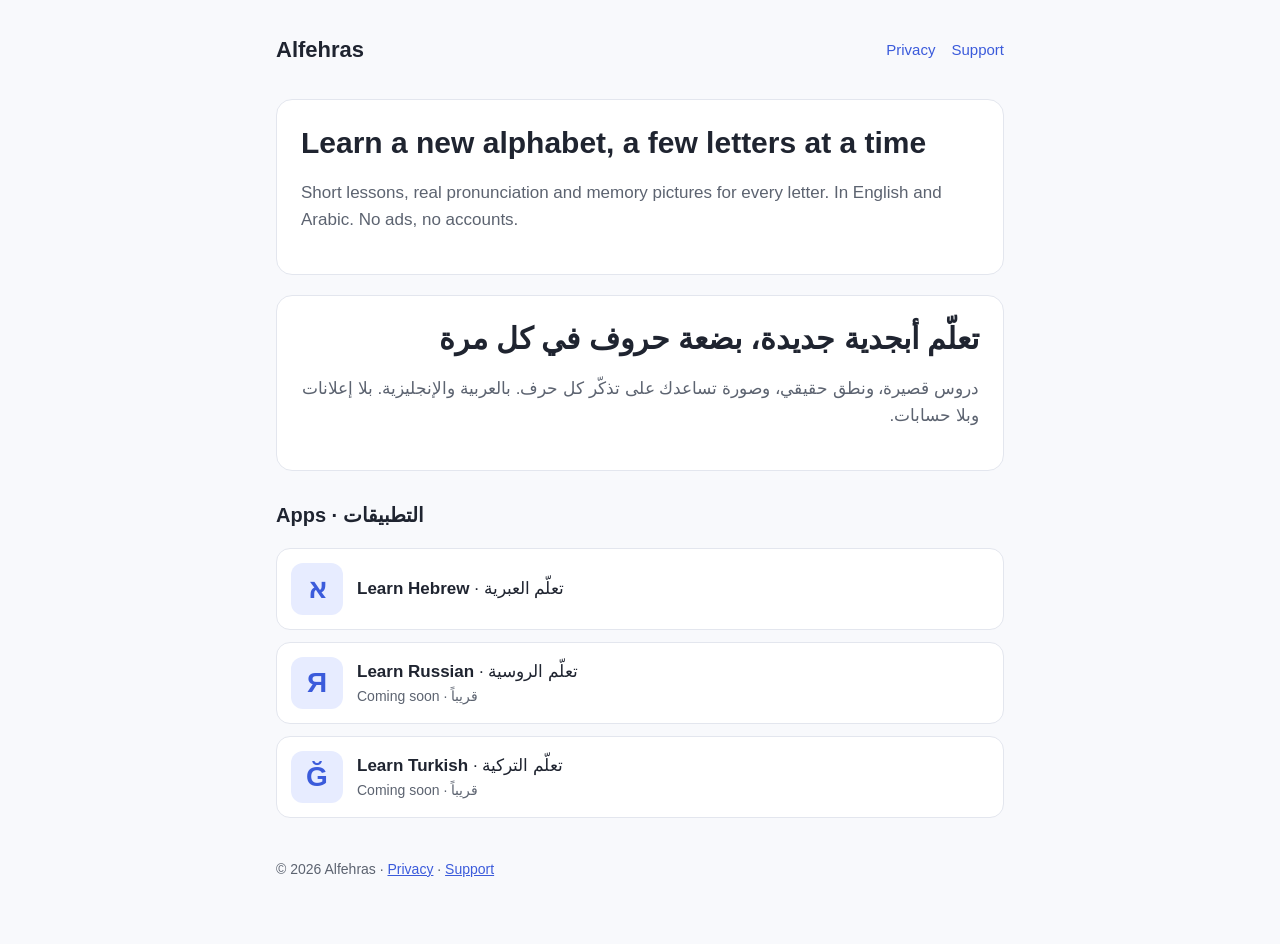
<file: index.html>
<!doctype html>
<html lang="en">
<head>
<meta charset="utf-8">
<meta name="viewport" content="width=device-width, initial-scale=1">
<title>Alfehras</title>
<meta name="description" content="Alfehras: short, friendly apps for learning new alphabets.">
<link rel="stylesheet" href="/style.css">
</head>
<body>
<main>
<header><a class="brand" href="/">Alfehras</a><nav><a href="/privacy/">Privacy</a><a href="/support/">Support</a></nav></header>

<section class="lang" lang="en">
<h1>Learn a new alphabet, a few letters at a time</h1>
<p class="muted">Short lessons, real pronunciation and memory pictures for every letter. In English and Arabic. No ads, no accounts.</p>
</section>

<section class="lang" lang="ar" dir="rtl">
<h1>تعلّم أبجدية جديدة، بضعة حروف في كل مرة</h1>
<p class="muted">دروس قصيرة، ونطق حقيقي، وصورة تساعدك على تذكّر كل حرف. بالعربية والإنجليزية. بلا إعلانات وبلا حسابات.</p>
</section>

<h2>Apps · التطبيقات</h2>
<ul class="apps">
<li><span class="glyph" lang="he">א</span><div><strong>Learn Hebrew</strong> · <span lang="ar">تعلّم العبرية</span></div></li>
<li><span class="glyph" lang="ru">Я</span><div><strong>Learn Russian</strong> · <span lang="ar">تعلّم الروسية</span><div class="soon">Coming soon · قريباً</div></div></li>
<li><span class="glyph" lang="tr">Ğ</span><div><strong>Learn Turkish</strong> · <span lang="ar">تعلّم التركية</span><div class="soon">Coming soon · قريباً</div></div></li>
</ul>

<footer>© 2026 Alfehras · <a href="/privacy/">Privacy</a> · <a href="/support/">Support</a></footer>
</main>
</body>
</html>
</file>
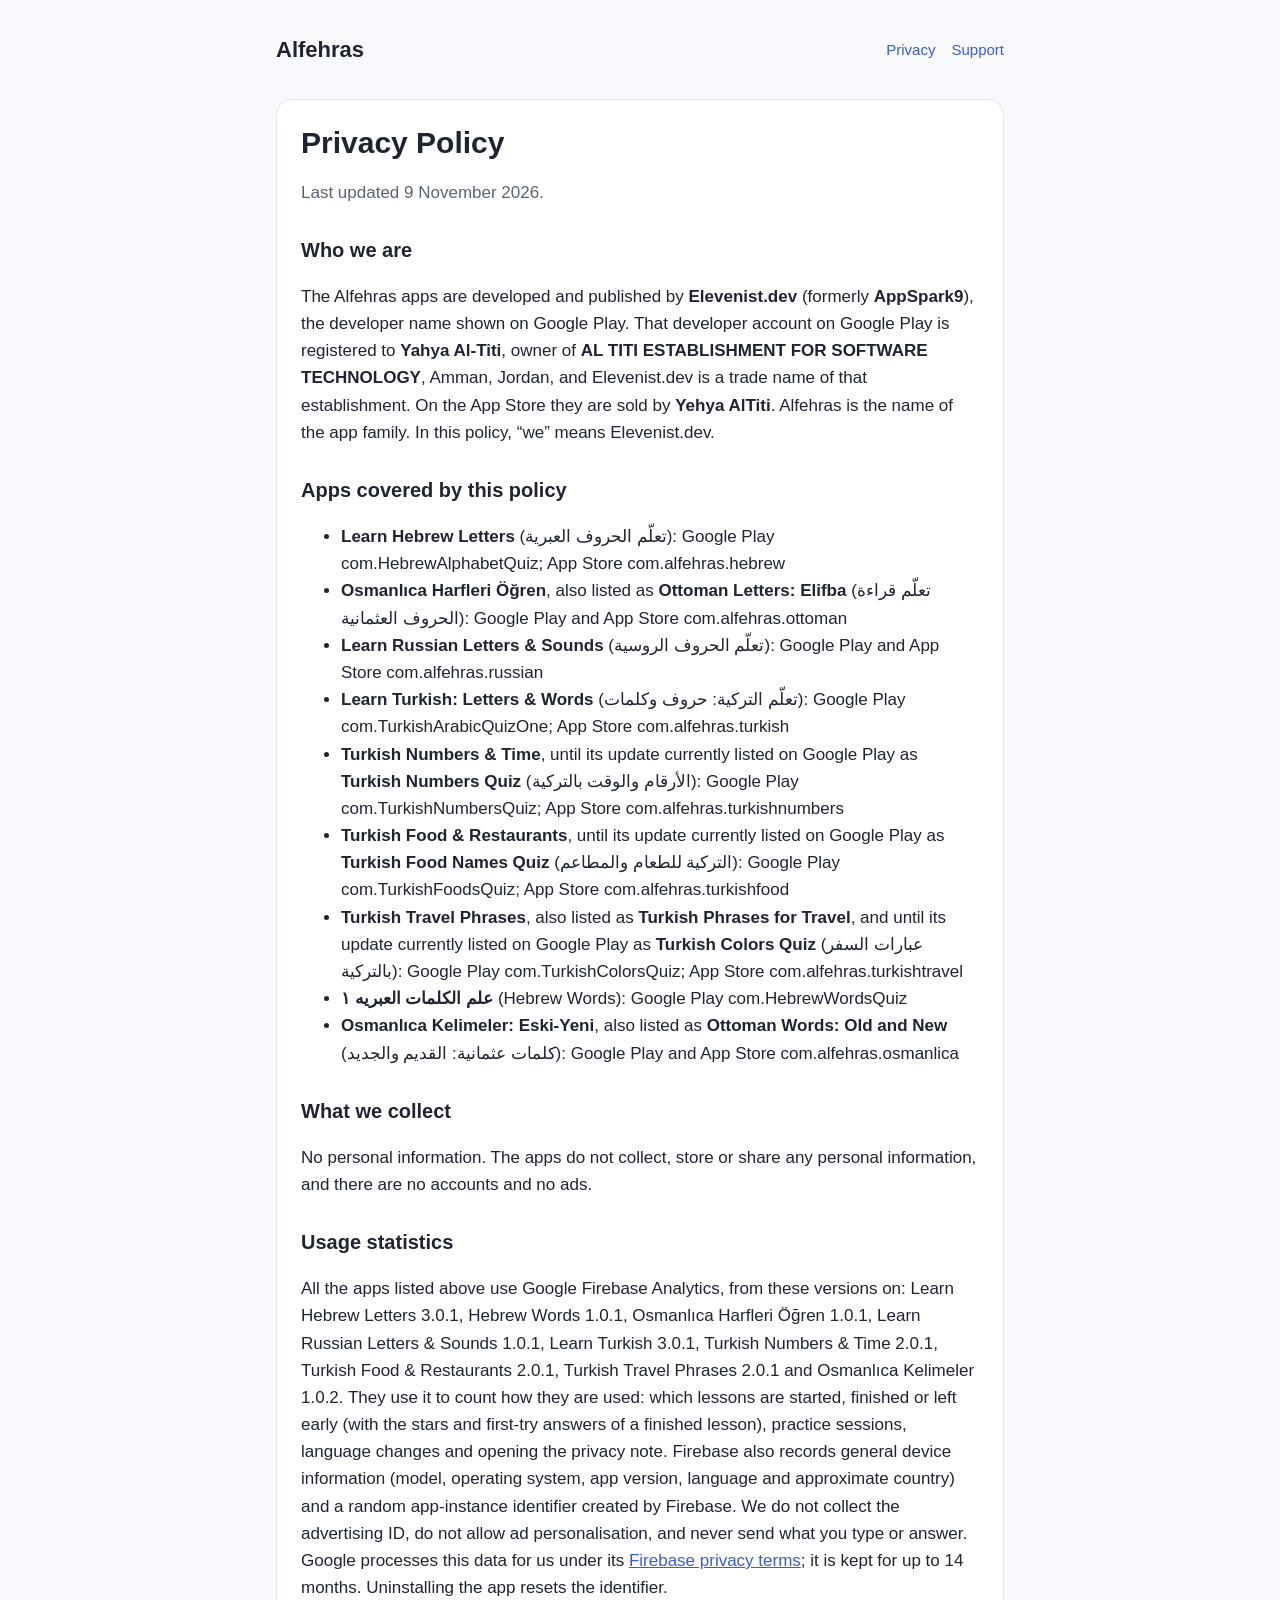
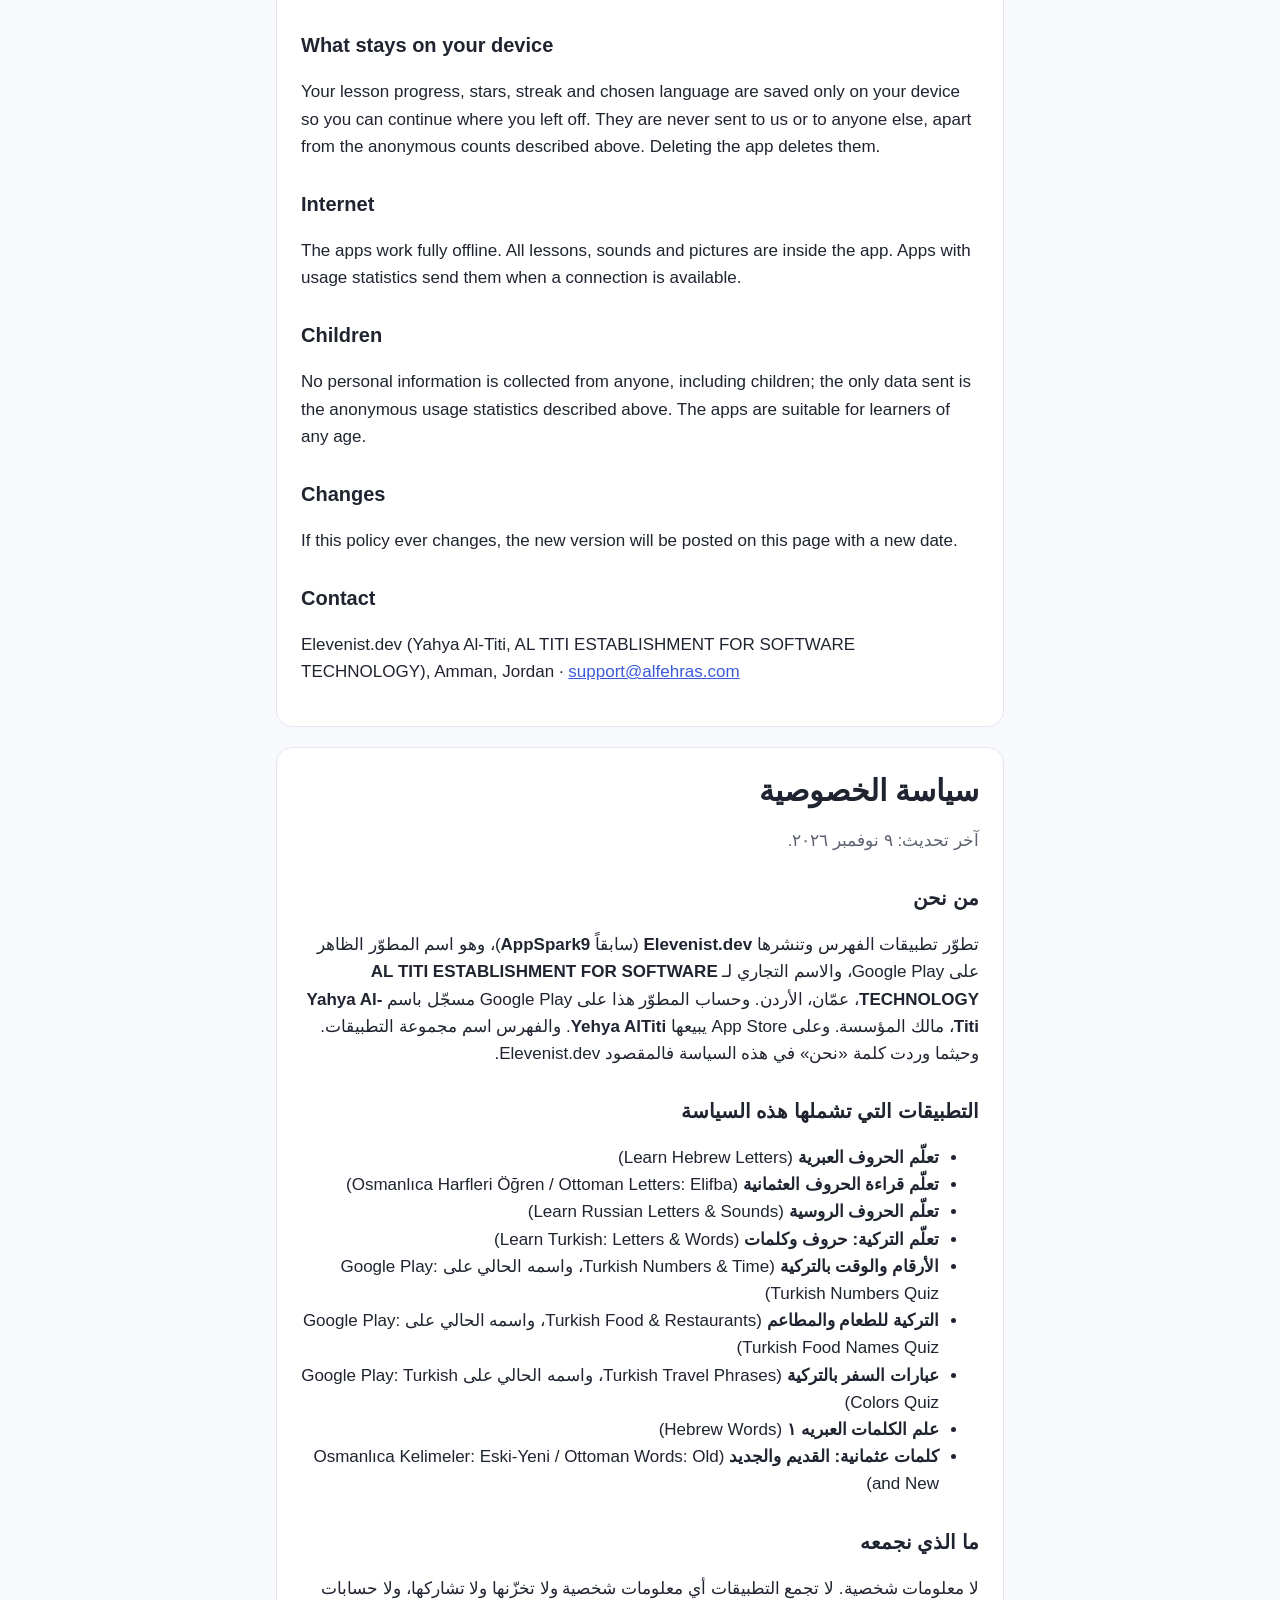
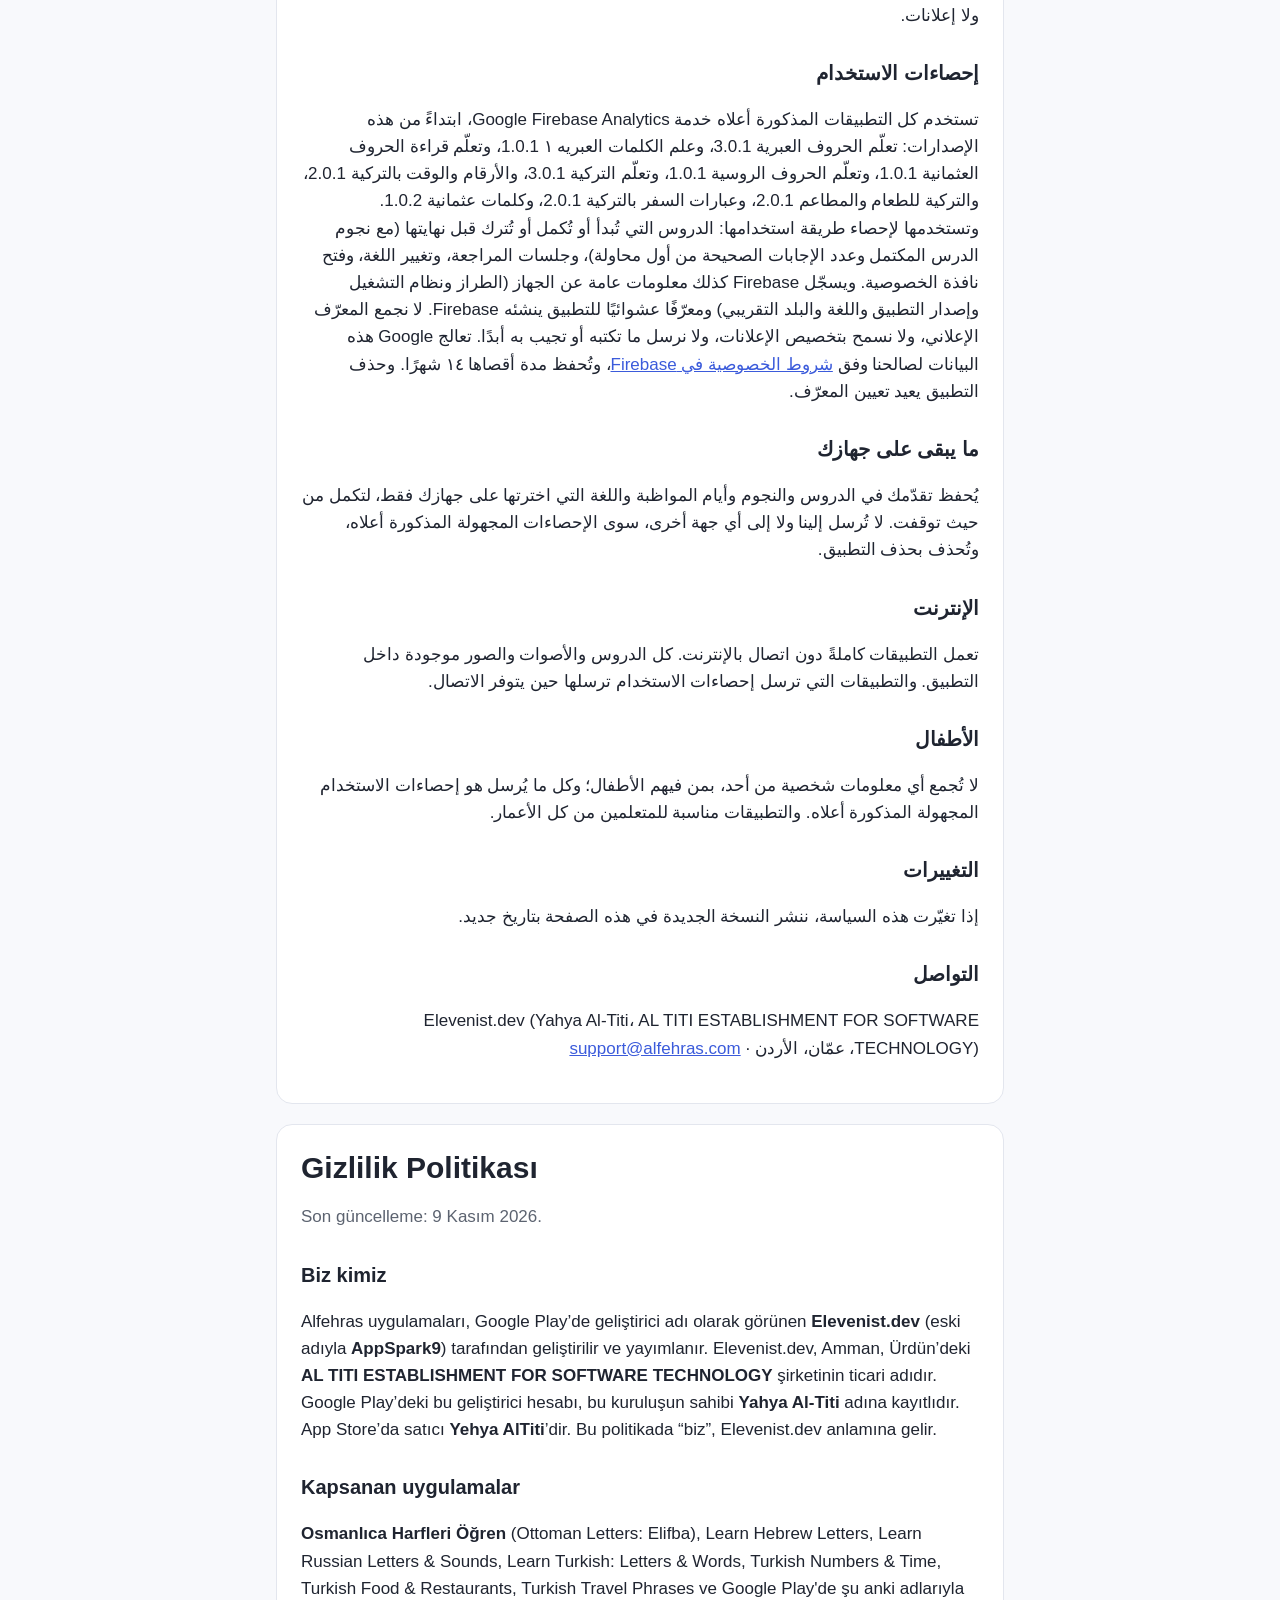
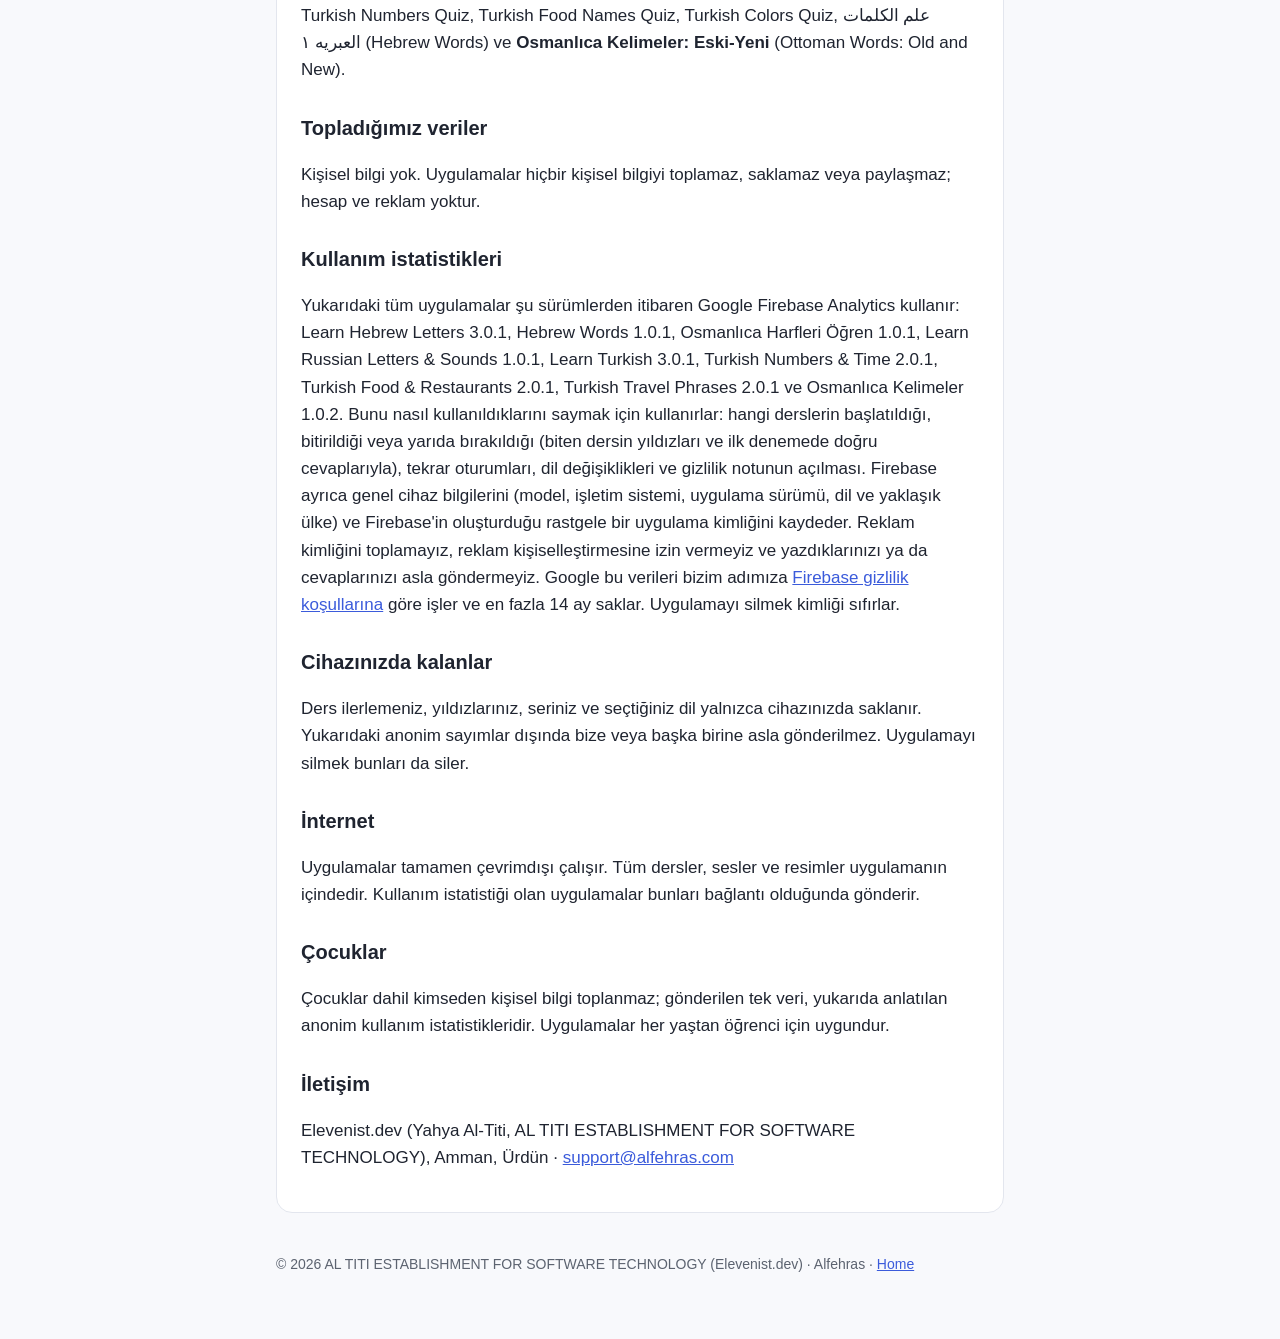
<file: privacy/index.html>
<!doctype html>
<html lang="en">
<head>
<meta charset="utf-8">
<meta name="viewport" content="width=device-width, initial-scale=1">
<title>Privacy Policy</title>
<meta name="description" content="Privacy policy for the Alfehras learning apps by Elevenist.dev (formerly AppSpark9): Learn Hebrew Letters, Osmanlıca Harfleri Öğren (Ottoman Letters: Elifba), Learn Russian Letters & Sounds, Learn Turkish: Letters & Words, Turkish Numbers & Time, Turkish Food & Restaurants, Turkish Travel Phrases, Turkish Numbers Quiz, Turkish Food Names Quiz, Turkish Colors Quiz, Hebrew Words, Osmanlıca Kelimeler: Eski-Yeni (Ottoman Words: Old and New).">
<link rel="stylesheet" href="/style.css">
</head>
<body>
<main>
<header><a class="brand" href="/">Alfehras</a><nav><a href="/privacy/">Privacy</a><a href="/support/">Support</a></nav></header>

<section class="lang" lang="en">
<h1>Privacy Policy</h1>
<p class="muted">Last updated 9 November 2026.</p>
<h2>Who we are</h2>
<p>The Alfehras apps are developed and published by <strong>Elevenist.dev</strong> (formerly <strong>AppSpark9</strong>), the developer name shown on Google Play. That developer account on Google Play is registered to <strong>Yahya Al-Titi</strong>, owner of <strong>AL TITI ESTABLISHMENT FOR SOFTWARE TECHNOLOGY</strong>, Amman, Jordan, and Elevenist.dev is a trade name of that establishment. On the App Store they are sold by <strong>Yehya AlTiti</strong>. Alfehras is the name of the app family. In this policy, “we” means Elevenist.dev.</p>
<h2>Apps covered by this policy</h2>
<ul>
<li><strong>Learn Hebrew Letters</strong> (<span lang="ar" dir="rtl">تعلّم الحروف العبرية</span>): Google Play com.HebrewAlphabetQuiz; App Store com.alfehras.hebrew</li>
<li><strong>Osmanlıca Harfleri Öğren</strong>, also listed as <strong>Ottoman Letters: Elifba</strong> (<span lang="ar" dir="rtl">تعلّم قراءة الحروف العثمانية</span>): Google Play and App Store com.alfehras.ottoman</li>
<li><strong>Learn Russian Letters &amp; Sounds</strong> (<span lang="ar" dir="rtl">تعلّم الحروف الروسية</span>): Google Play and App Store com.alfehras.russian</li>
<li><strong>Learn Turkish: Letters &amp; Words</strong> (<span lang="ar" dir="rtl">تعلّم التركية: حروف وكلمات</span>): Google Play com.TurkishArabicQuizOne; App Store com.alfehras.turkish</li>
<li><strong>Turkish Numbers &amp; Time</strong>, until its update currently listed on Google Play as <strong>Turkish Numbers Quiz</strong> (<span lang="ar" dir="rtl">الأرقام والوقت بالتركية</span>): Google Play com.TurkishNumbersQuiz; App Store com.alfehras.turkishnumbers</li>
<li><strong>Turkish Food &amp; Restaurants</strong>, until its update currently listed on Google Play as <strong>Turkish Food Names Quiz</strong> (<span lang="ar" dir="rtl">التركية للطعام والمطاعم</span>): Google Play com.TurkishFoodsQuiz; App Store com.alfehras.turkishfood</li>
<li><strong>Turkish Travel Phrases</strong>, also listed as <strong>Turkish Phrases for Travel</strong>, and until its update currently listed on Google Play as <strong>Turkish Colors Quiz</strong> (<span lang="ar" dir="rtl">عبارات السفر بالتركية</span>): Google Play com.TurkishColorsQuiz; App Store com.alfehras.turkishtravel</li>
<li><strong><span lang="ar" dir="rtl">علم الكلمات العبريه ١</span></strong> (Hebrew Words): Google Play com.HebrewWordsQuiz</li>
<li><strong>Osmanlıca Kelimeler: Eski-Yeni</strong>, also listed as <strong>Ottoman Words: Old and New</strong> (<span lang="ar" dir="rtl">كلمات عثمانية: القديم والجديد</span>): Google Play and App Store com.alfehras.osmanlica</li>
</ul>
<h2>What we collect</h2>
<p>No personal information. The apps do not collect, store or share any personal information, and there are no accounts and no ads.</p>
<h2>Usage statistics</h2>
<p>All the apps listed above use Google Firebase Analytics, from these versions on: Learn Hebrew Letters 3.0.1, Hebrew Words 1.0.1, Osmanlıca Harfleri Öğren 1.0.1, Learn Russian Letters &amp; Sounds 1.0.1, Learn Turkish 3.0.1, Turkish Numbers &amp; Time 2.0.1, Turkish Food &amp; Restaurants 2.0.1, Turkish Travel Phrases 2.0.1 and Osmanlıca Kelimeler 1.0.2. They use it to count how they are used: which lessons are started, finished or left early (with the stars and first-try answers of a finished lesson), practice sessions, language changes and opening the privacy note. Firebase also records general device information (model, operating system, app version, language and approximate country) and a random app-instance identifier created by Firebase. We do not collect the advertising ID, do not allow ad personalisation, and never send what you type or answer. Google processes this data for us under its <a href="https://firebase.google.com/support/privacy">Firebase privacy terms</a>; it is kept for up to 14 months. Uninstalling the app resets the identifier.</p>
<h2>What stays on your device</h2>
<p>Your lesson progress, stars, streak and chosen language are saved only on your device so you can continue where you left off. They are never sent to us or to anyone else, apart from the anonymous counts described above. Deleting the app deletes them.</p>
<h2>Internet</h2>
<p>The apps work fully offline. All lessons, sounds and pictures are inside the app. Apps with usage statistics send them when a connection is available.</p>
<h2>Children</h2>
<p>No personal information is collected from anyone, including children; the only data sent is the anonymous usage statistics described above. The apps are suitable for learners of any age.</p>
<h2>Changes</h2>
<p>If this policy ever changes, the new version will be posted on this page with a new date.</p>
<h2>Contact</h2>
<p>Elevenist.dev (Yahya Al-Titi, AL TITI ESTABLISHMENT FOR SOFTWARE TECHNOLOGY), Amman, Jordan · <a href="mailto:support@alfehras.com">support@alfehras.com</a></p>
</section>

<section class="lang" lang="ar" dir="rtl">
<h1>سياسة الخصوصية</h1>
<p class="muted">آخر تحديث: ٩ نوفمبر ٢٠٢٦.</p>
<h2>من نحن</h2>
<p>تطوّر تطبيقات الفهرس وتنشرها <strong>Elevenist.dev</strong> (سابقاً <strong>AppSpark9</strong>)، وهو اسم المطوّر الظاهر على Google Play، والاسم التجاري لـ <strong>AL TITI ESTABLISHMENT FOR SOFTWARE TECHNOLOGY</strong>، عمّان، الأردن. وحساب المطوّر هذا على Google Play مسجّل باسم <strong>Yahya Al-Titi</strong>، مالك المؤسسة. وعلى App Store يبيعها <strong>Yehya AlTiti</strong>. والفهرس اسم مجموعة التطبيقات. وحيثما وردت كلمة «نحن» في هذه السياسة فالمقصود Elevenist.dev.</p>
<h2>التطبيقات التي تشملها هذه السياسة</h2>
<ul>
<li><strong>تعلّم الحروف العبرية</strong> (Learn Hebrew Letters)</li>
<li><strong>تعلّم قراءة الحروف العثمانية</strong> (Osmanlıca Harfleri Öğren / Ottoman Letters: Elifba)</li>
<li><strong>تعلّم الحروف الروسية</strong> (Learn Russian Letters &amp; Sounds)</li>
<li><strong>تعلّم التركية: حروف وكلمات</strong> (Learn Turkish: Letters &amp; Words)</li>
<li><strong>الأرقام والوقت بالتركية</strong> (Turkish Numbers &amp; Time، واسمه الحالي على Google Play: Turkish Numbers Quiz)</li>
<li><strong>التركية للطعام والمطاعم</strong> (Turkish Food &amp; Restaurants، واسمه الحالي على Google Play: Turkish Food Names Quiz)</li>
<li><strong>عبارات السفر بالتركية</strong> (Turkish Travel Phrases، واسمه الحالي على Google Play: Turkish Colors Quiz)</li>
<li><strong>علم الكلمات العبريه ١</strong> (Hebrew Words)</li>
<li><strong>كلمات عثمانية: القديم والجديد</strong> (Osmanlıca Kelimeler: Eski-Yeni / Ottoman Words: Old and New)</li>
</ul>
<h2>ما الذي نجمعه</h2>
<p>لا معلومات شخصية. لا تجمع التطبيقات أي معلومات شخصية ولا تخزّنها ولا تشاركها، ولا حسابات ولا إعلانات.</p>
<h2>إحصاءات الاستخدام</h2>
<p>تستخدم كل التطبيقات المذكورة أعلاه خدمة Google Firebase Analytics، ابتداءً من هذه الإصدارات: تعلّم الحروف العبرية 3.0.1، وعلم الكلمات العبريه ١ 1.0.1، وتعلّم قراءة الحروف العثمانية 1.0.1، وتعلّم الحروف الروسية 1.0.1، وتعلّم التركية 3.0.1، والأرقام والوقت بالتركية 2.0.1، والتركية للطعام والمطاعم 2.0.1، وعبارات السفر بالتركية 2.0.1، وكلمات عثمانية 1.0.2. وتستخدمها لإحصاء طريقة استخدامها: الدروس التي تُبدأ أو تُكمل أو تُترك قبل نهايتها (مع نجوم الدرس المكتمل وعدد الإجابات الصحيحة من أول محاولة)، وجلسات المراجعة، وتغيير اللغة، وفتح نافذة الخصوصية. ويسجّل Firebase كذلك معلومات عامة عن الجهاز (الطراز ونظام التشغيل وإصدار التطبيق واللغة والبلد التقريبي) ومعرّفًا عشوائيًا للتطبيق ينشئه Firebase. لا نجمع المعرّف الإعلاني، ولا نسمح بتخصيص الإعلانات، ولا نرسل ما تكتبه أو تجيب به أبدًا. تعالج Google هذه البيانات لصالحنا وفق <a href="https://firebase.google.com/support/privacy">شروط الخصوصية في Firebase</a>، وتُحفظ مدة أقصاها ١٤ شهرًا. وحذف التطبيق يعيد تعيين المعرّف.</p>
<h2>ما يبقى على جهازك</h2>
<p>يُحفظ تقدّمك في الدروس والنجوم وأيام المواظبة واللغة التي اخترتها على جهازك فقط، لتكمل من حيث توقفت. لا تُرسل إلينا ولا إلى أي جهة أخرى، سوى الإحصاءات المجهولة المذكورة أعلاه، وتُحذف بحذف التطبيق.</p>
<h2>الإنترنت</h2>
<p>تعمل التطبيقات كاملةً دون اتصال بالإنترنت. كل الدروس والأصوات والصور موجودة داخل التطبيق. والتطبيقات التي ترسل إحصاءات الاستخدام ترسلها حين يتوفر الاتصال.</p>
<h2>الأطفال</h2>
<p>لا تُجمع أي معلومات شخصية من أحد، بمن فيهم الأطفال؛ وكل ما يُرسل هو إحصاءات الاستخدام المجهولة المذكورة أعلاه. والتطبيقات مناسبة للمتعلمين من كل الأعمار.</p>
<h2>التغييرات</h2>
<p>إذا تغيّرت هذه السياسة، ننشر النسخة الجديدة في هذه الصفحة بتاريخ جديد.</p>
<h2>التواصل</h2>
<p>Elevenist.dev (Yahya Al-Titi، AL TITI ESTABLISHMENT FOR SOFTWARE TECHNOLOGY)، عمّان، الأردن · <a href="mailto:support@alfehras.com">support@alfehras.com</a></p>
</section>

<section class="lang" lang="tr">
<h1>Gizlilik Politikası</h1>
<p class="muted">Son güncelleme: 9 Kasım 2026.</p>
<h2>Biz kimiz</h2>
<p>Alfehras uygulamaları, Google Play’de geliştirici adı olarak görünen <strong>Elevenist.dev</strong> (eski adıyla <strong>AppSpark9</strong>) tarafından geliştirilir ve yayımlanır. Elevenist.dev, Amman, Ürdün’deki <strong>AL TITI ESTABLISHMENT FOR SOFTWARE TECHNOLOGY</strong> şirketinin ticari adıdır. Google Play’deki bu geliştirici hesabı, bu kuruluşun sahibi <strong>Yahya Al-Titi</strong> adına kayıtlıdır. App Store’da satıcı <strong>Yehya AlTiti</strong>’dir. Bu politikada “biz”, Elevenist.dev anlamına gelir.</p>
<h2>Kapsanan uygulamalar</h2>
<p><strong>Osmanlıca Harfleri Öğren</strong> (Ottoman Letters: Elifba), Learn Hebrew Letters, Learn Russian Letters &amp; Sounds, Learn Turkish: Letters &amp; Words, Turkish Numbers &amp; Time, Turkish Food &amp; Restaurants, Turkish Travel Phrases ve Google Play'de şu anki adlarıyla Turkish Numbers Quiz, Turkish Food Names Quiz, Turkish Colors Quiz, علم الكلمات العبريه ١ (Hebrew Words) ve <strong>Osmanlıca Kelimeler: Eski-Yeni</strong> (Ottoman Words: Old and New).</p>
<h2>Topladığımız veriler</h2>
<p>Kişisel bilgi yok. Uygulamalar hiçbir kişisel bilgiyi toplamaz, saklamaz veya paylaşmaz; hesap ve reklam yoktur.</p>
<h2>Kullanım istatistikleri</h2>
<p>Yukarıdaki tüm uygulamalar şu sürümlerden itibaren Google Firebase Analytics kullanır: Learn Hebrew Letters 3.0.1, Hebrew Words 1.0.1, Osmanlıca Harfleri Öğren 1.0.1, Learn Russian Letters &amp; Sounds 1.0.1, Learn Turkish 3.0.1, Turkish Numbers &amp; Time 2.0.1, Turkish Food &amp; Restaurants 2.0.1, Turkish Travel Phrases 2.0.1 ve Osmanlıca Kelimeler 1.0.2. Bunu nasıl kullanıldıklarını saymak için kullanırlar: hangi derslerin başlatıldığı, bitirildiği veya yarıda bırakıldığı (biten dersin yıldızları ve ilk denemede doğru cevaplarıyla), tekrar oturumları, dil değişiklikleri ve gizlilik notunun açılması. Firebase ayrıca genel cihaz bilgilerini (model, işletim sistemi, uygulama sürümü, dil ve yaklaşık ülke) ve Firebase'in oluşturduğu rastgele bir uygulama kimliğini kaydeder. Reklam kimliğini toplamayız, reklam kişiselleştirmesine izin vermeyiz ve yazdıklarınızı ya da cevaplarınızı asla göndermeyiz. Google bu verileri bizim adımıza <a href="https://firebase.google.com/support/privacy">Firebase gizlilik koşullarına</a> göre işler ve en fazla 14 ay saklar. Uygulamayı silmek kimliği sıfırlar.</p>
<h2>Cihazınızda kalanlar</h2>
<p>Ders ilerlemeniz, yıldızlarınız, seriniz ve seçtiğiniz dil yalnızca cihazınızda saklanır. Yukarıdaki anonim sayımlar dışında bize veya başka birine asla gönderilmez. Uygulamayı silmek bunları da siler.</p>
<h2>İnternet</h2>
<p>Uygulamalar tamamen çevrimdışı çalışır. Tüm dersler, sesler ve resimler uygulamanın içindedir. Kullanım istatistiği olan uygulamalar bunları bağlantı olduğunda gönderir.</p>
<h2>Çocuklar</h2>
<p>Çocuklar dahil kimseden kişisel bilgi toplanmaz; gönderilen tek veri, yukarıda anlatılan anonim kullanım istatistikleridir. Uygulamalar her yaştan öğrenci için uygundur.</p>
<h2>İletişim</h2>
<p>Elevenist.dev (Yahya Al-Titi, AL TITI ESTABLISHMENT FOR SOFTWARE TECHNOLOGY), Amman, Ürdün · <a href="mailto:support@alfehras.com">support@alfehras.com</a></p>
</section>

<footer>© 2026 AL TITI ESTABLISHMENT FOR SOFTWARE TECHNOLOGY (Elevenist.dev) · Alfehras · <a href="/">Home</a></footer>
</main>
</body>
</html>
</file>
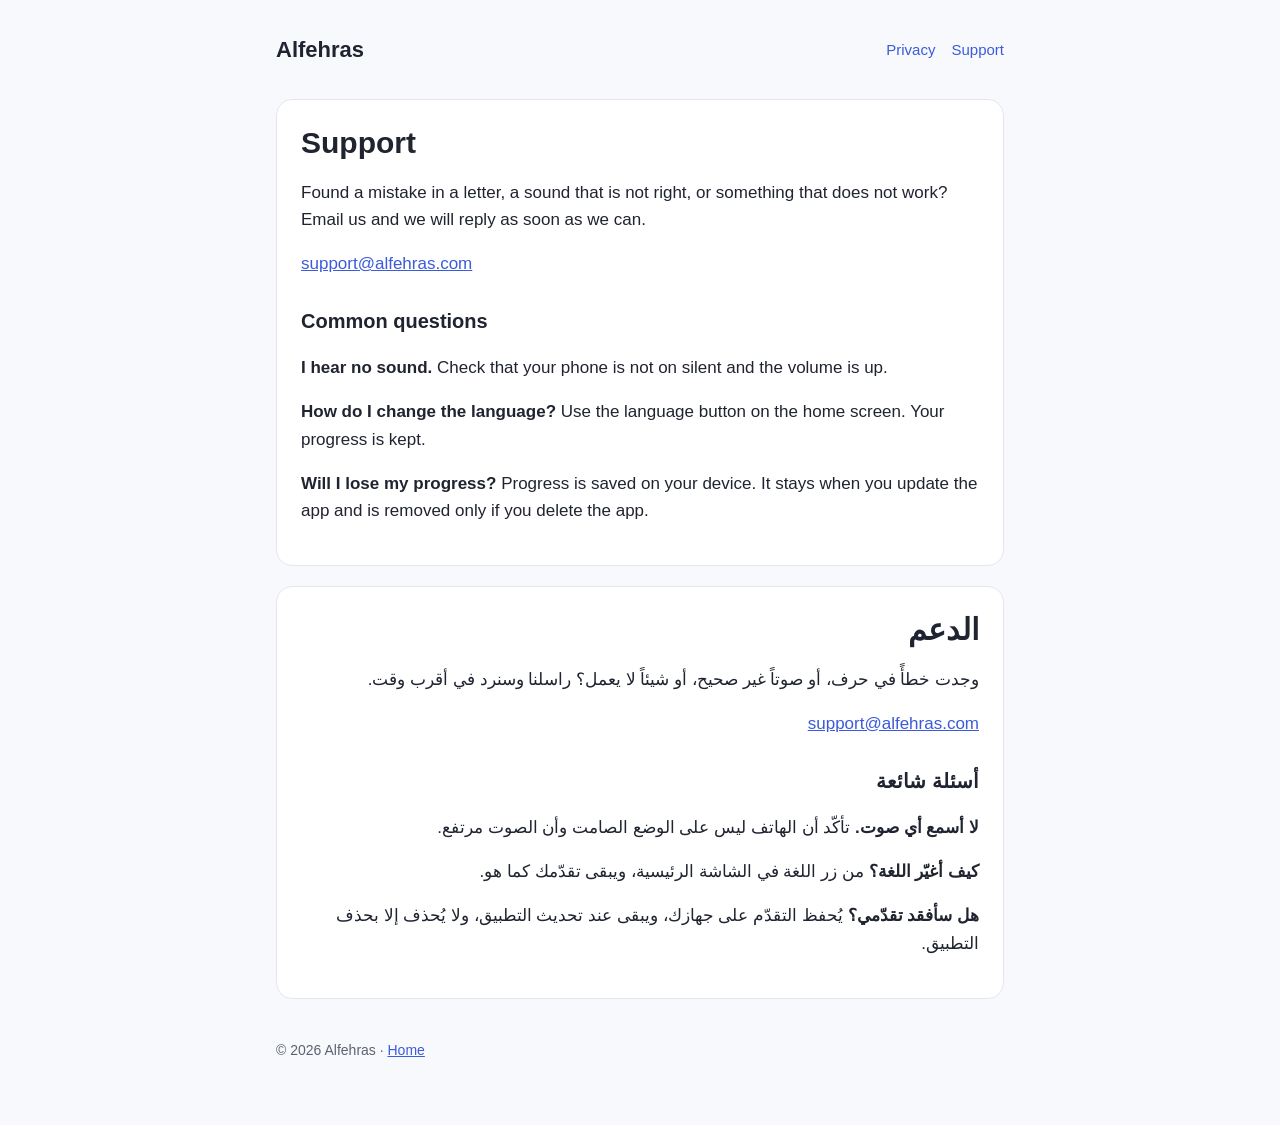
<file: support/index.html>
<!doctype html>
<html lang="en">
<head>
<meta charset="utf-8">
<meta name="viewport" content="width=device-width, initial-scale=1">
<title>Support</title>
<meta name="description" content="Help and contact for the Alfehras learning apps.">
<link rel="stylesheet" href="/style.css">
</head>
<body>
<main>
<header><a class="brand" href="/">Alfehras</a><nav><a href="/privacy/">Privacy</a><a href="/support/">Support</a></nav></header>

<section class="lang" lang="en">
<h1>Support</h1>
<p>Found a mistake in a letter, a sound that is not right, or something that does not work? Email us and we will reply as soon as we can.</p>
<p><a href="mailto:support@alfehras.com">support@alfehras.com</a></p>
<h2>Common questions</h2>
<p><strong>I hear no sound.</strong> Check that your phone is not on silent and the volume is up.</p>
<p><strong>How do I change the language?</strong> Use the language button on the home screen. Your progress is kept.</p>
<p><strong>Will I lose my progress?</strong> Progress is saved on your device. It stays when you update the app and is removed only if you delete the app.</p>
</section>

<section class="lang" lang="ar" dir="rtl">
<h1>الدعم</h1>
<p>وجدت خطأً في حرف، أو صوتاً غير صحيح، أو شيئاً لا يعمل؟ راسلنا وسنرد في أقرب وقت.</p>
<p><a href="mailto:support@alfehras.com">support@alfehras.com</a></p>
<h2>أسئلة شائعة</h2>
<p><strong>لا أسمع أي صوت.</strong> تأكّد أن الهاتف ليس على الوضع الصامت وأن الصوت مرتفع.</p>
<p><strong>كيف أغيّر اللغة؟</strong> من زر اللغة في الشاشة الرئيسية، ويبقى تقدّمك كما هو.</p>
<p><strong>هل سأفقد تقدّمي؟</strong> يُحفظ التقدّم على جهازك، ويبقى عند تحديث التطبيق، ولا يُحذف إلا بحذف التطبيق.</p>
</section>

<footer>© 2026 Alfehras · <a href="/">Home</a></footer>
</main>
</body>
</html>
</file>
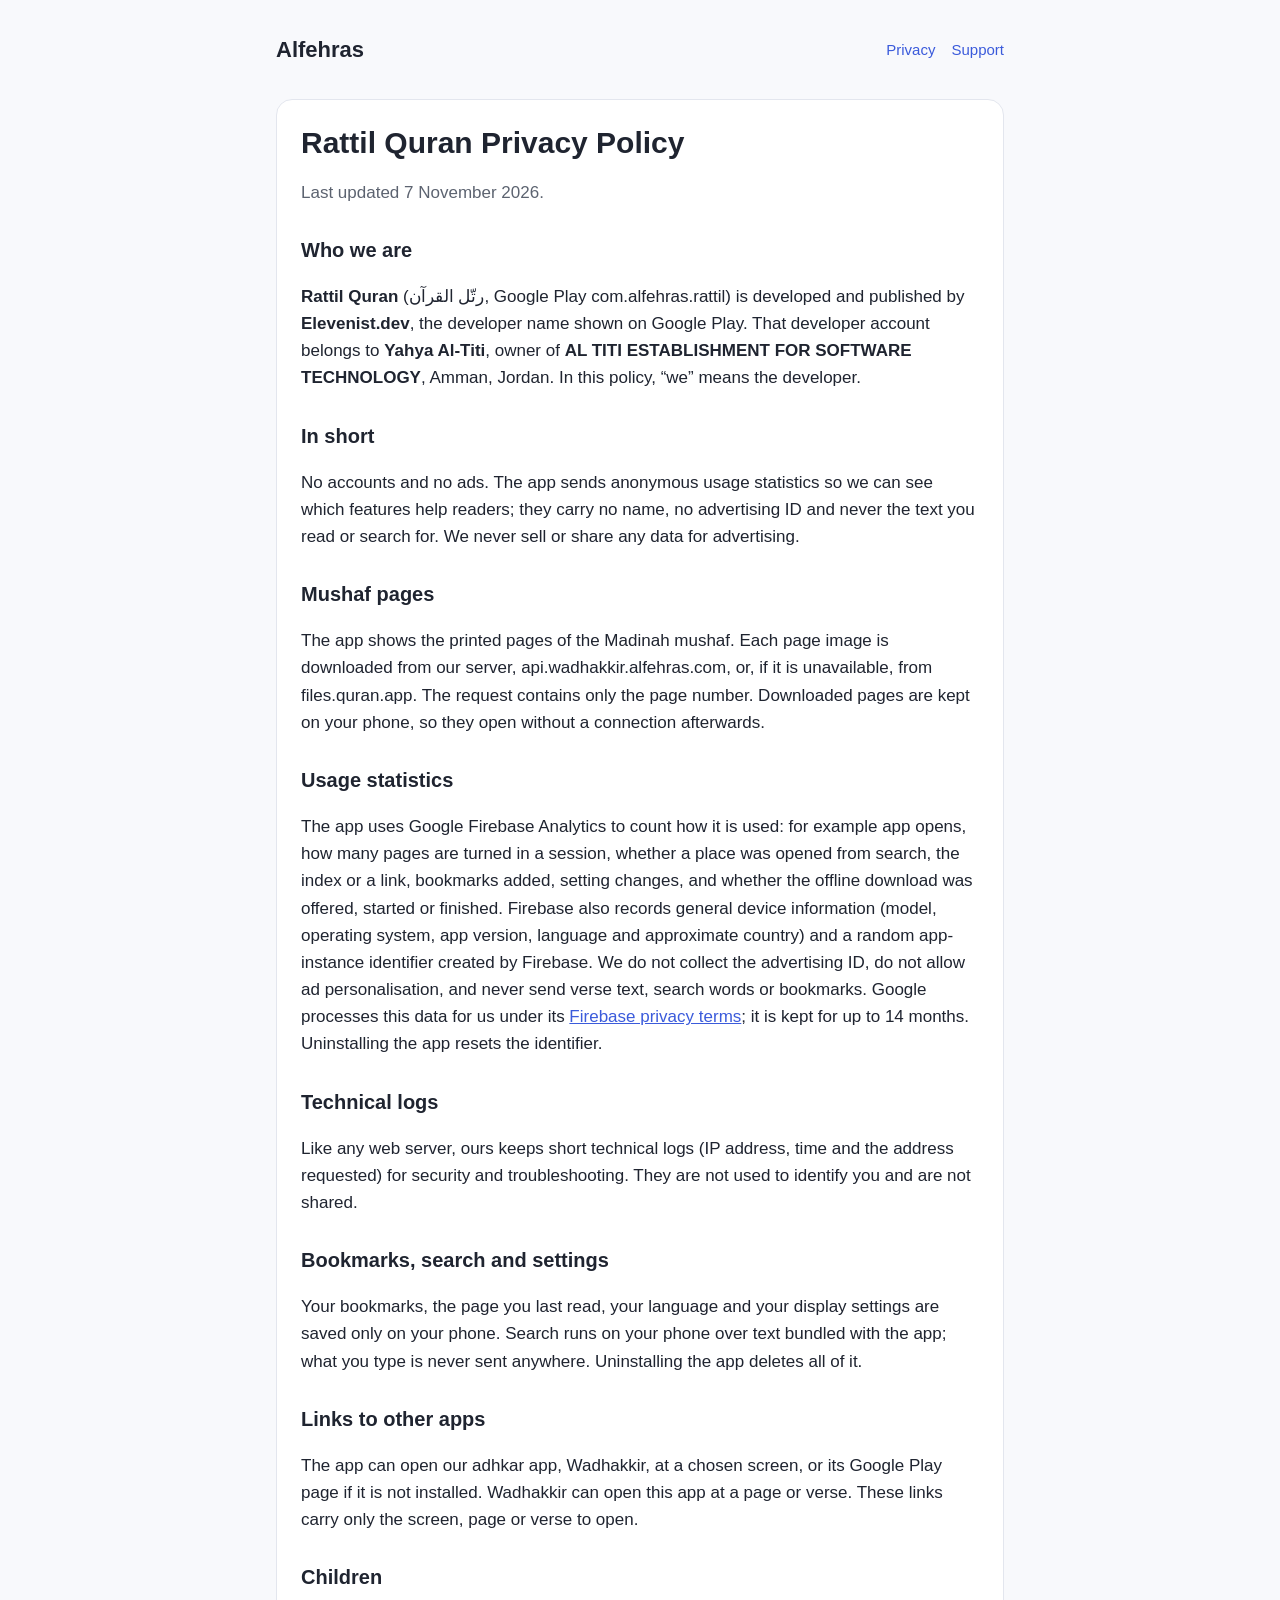
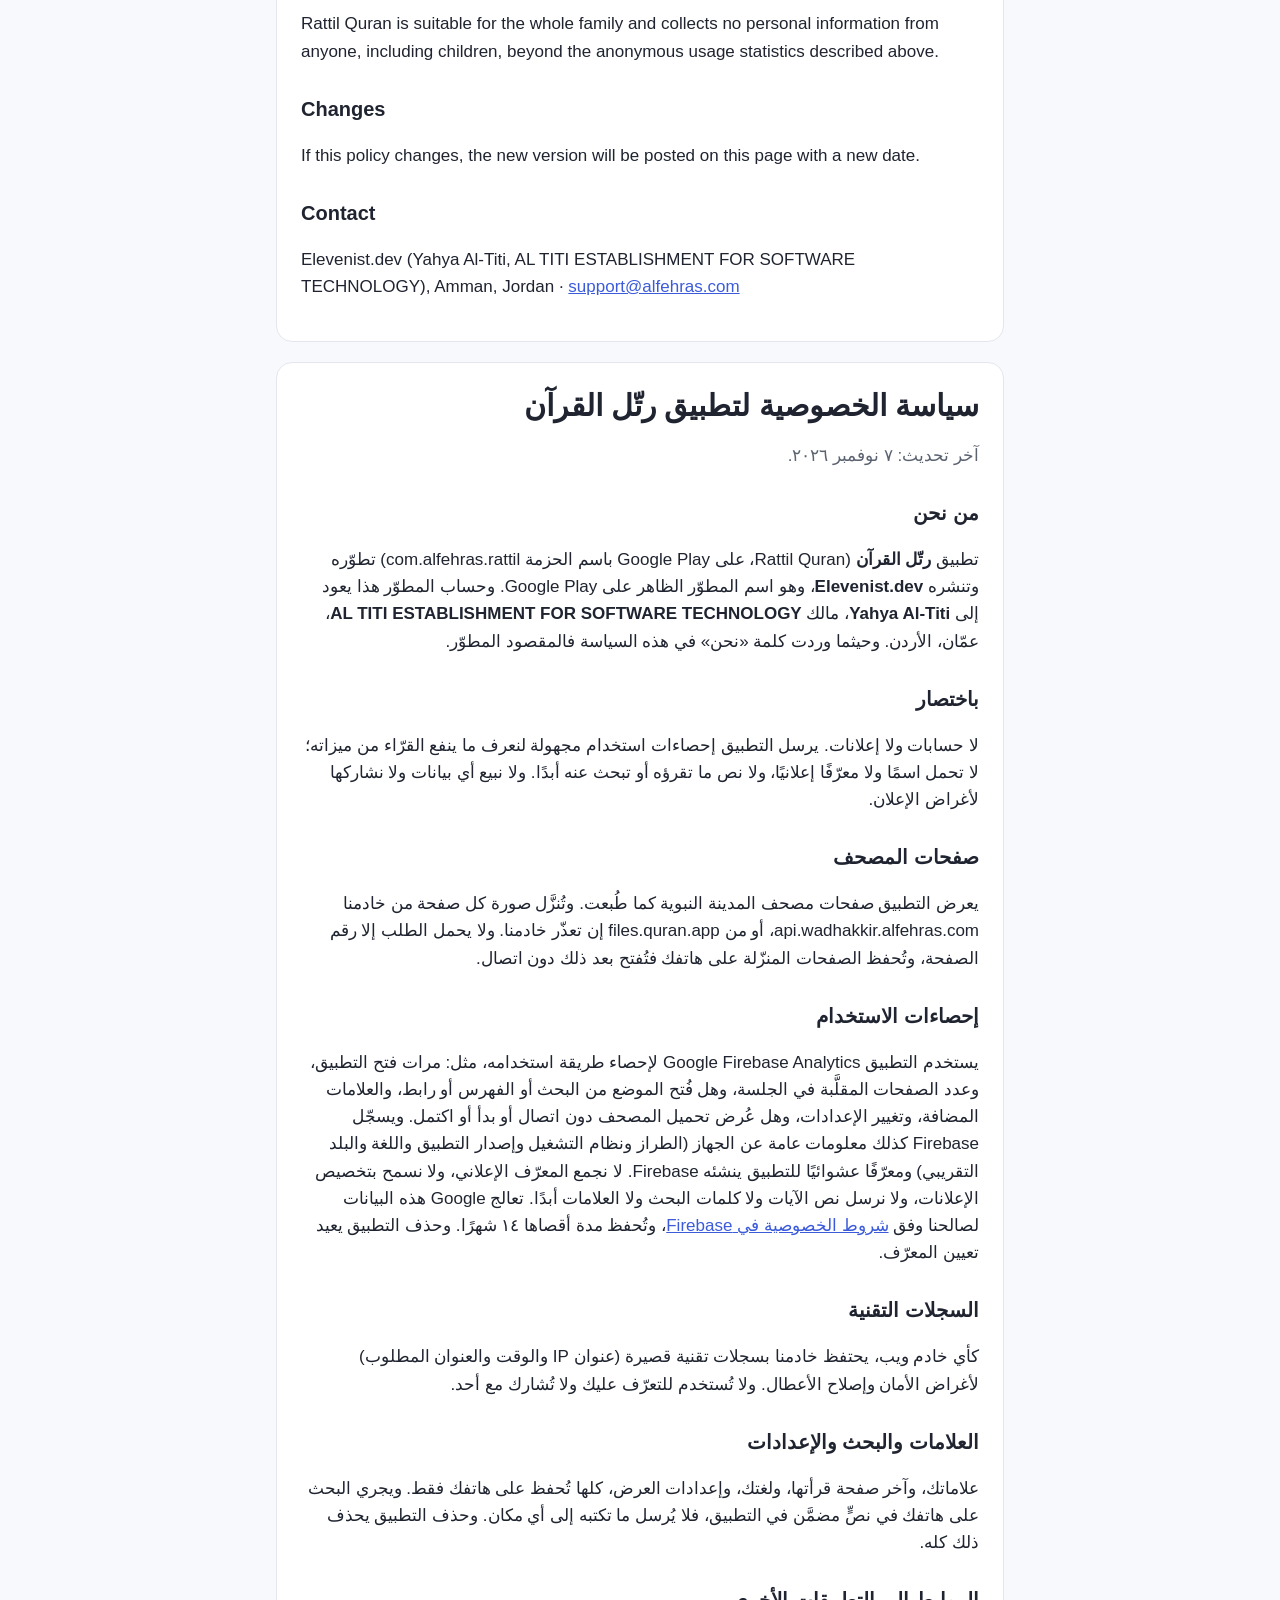
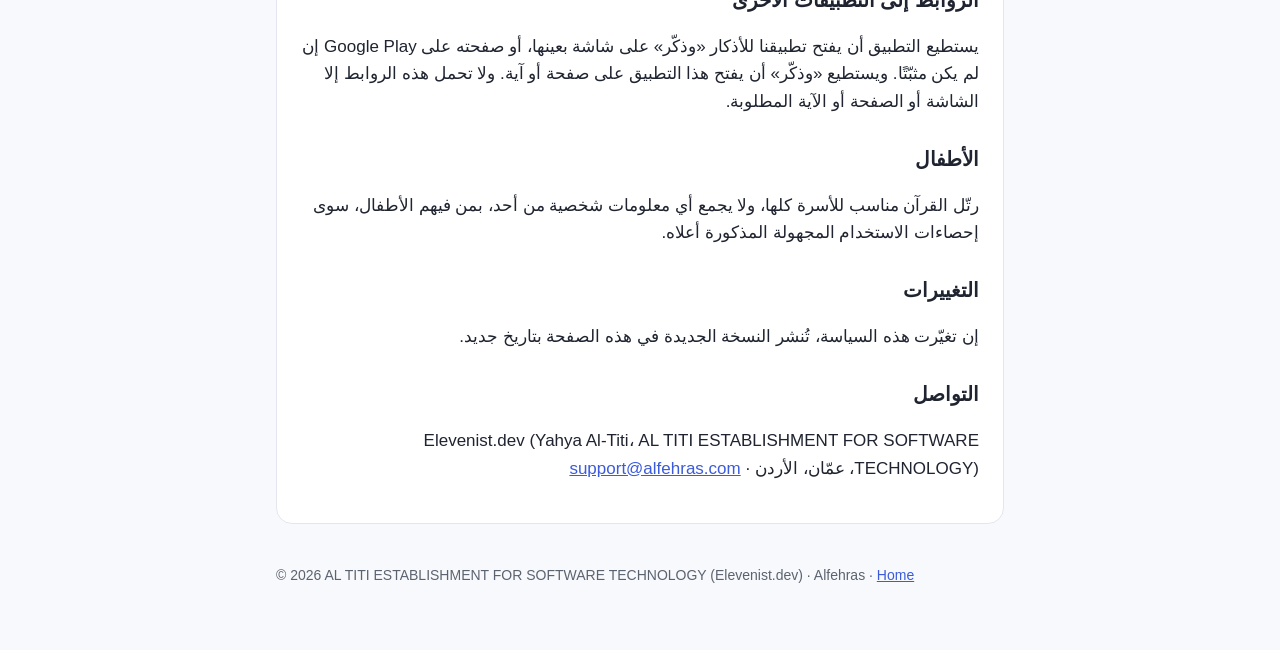
<file: rattil/privacy/index.html>
<!doctype html>
<html lang="en">
<head>
<meta charset="utf-8">
<meta name="viewport" content="width=device-width, initial-scale=1">
<title>Rattil Quran Privacy Policy</title>
<meta name="description" content="Privacy policy for Rattil Quran (رتّل القرآن), the Madinah mushaf app by Elevenist.dev.">
<link rel="stylesheet" href="/style.css">
</head>
<body>
<main>
<header><a class="brand" href="/">Alfehras</a><nav><a href="/privacy/">Privacy</a><a href="/support/">Support</a></nav></header>

<section class="lang" lang="en">
<h1>Rattil Quran Privacy Policy</h1>
<p class="muted">Last updated 7 November 2026.</p>
<h2>Who we are</h2>
<p><strong>Rattil Quran</strong> (<span lang="ar" dir="rtl">رتّل القرآن</span>, Google Play com.alfehras.rattil) is developed and published by <strong>Elevenist.dev</strong>, the developer name shown on Google Play. That developer account belongs to <strong>Yahya Al-Titi</strong>, owner of <strong>AL TITI ESTABLISHMENT FOR SOFTWARE TECHNOLOGY</strong>, Amman, Jordan. In this policy, “we” means the developer.</p>
<h2>In short</h2>
<p>No accounts and no ads. The app sends anonymous usage statistics so we can see which features help readers; they carry no name, no advertising ID and never the text you read or search for. We never sell or share any data for advertising.</p>
<h2>Mushaf pages</h2>
<p>The app shows the printed pages of the Madinah mushaf. Each page image is downloaded from our server, api.wadhakkir.alfehras.com, or, if it is unavailable, from files.quran.app. The request contains only the page number. Downloaded pages are kept on your phone, so they open without a connection afterwards.</p>
<h2>Usage statistics</h2>
<p>The app uses Google Firebase Analytics to count how it is used: for example app opens, how many pages are turned in a session, whether a place was opened from search, the index or a link, bookmarks added, setting changes, and whether the offline download was offered, started or finished. Firebase also records general device information (model, operating system, app version, language and approximate country) and a random app-instance identifier created by Firebase. We do not collect the advertising ID, do not allow ad personalisation, and never send verse text, search words or bookmarks. Google processes this data for us under its <a href="https://firebase.google.com/support/privacy">Firebase privacy terms</a>; it is kept for up to 14 months. Uninstalling the app resets the identifier.</p>
<h2>Technical logs</h2>
<p>Like any web server, ours keeps short technical logs (IP address, time and the address requested) for security and troubleshooting. They are not used to identify you and are not shared.</p>
<h2>Bookmarks, search and settings</h2>
<p>Your bookmarks, the page you last read, your language and your display settings are saved only on your phone. Search runs on your phone over text bundled with the app; what you type is never sent anywhere. Uninstalling the app deletes all of it.</p>
<h2>Links to other apps</h2>
<p>The app can open our adhkar app, Wadhakkir, at a chosen screen, or its Google Play page if it is not installed. Wadhakkir can open this app at a page or verse. These links carry only the screen, page or verse to open.</p>
<h2>Children</h2>
<p>Rattil Quran is suitable for the whole family and collects no personal information from anyone, including children, beyond the anonymous usage statistics described above.</p>
<h2>Changes</h2>
<p>If this policy changes, the new version will be posted on this page with a new date.</p>
<h2>Contact</h2>
<p>Elevenist.dev (Yahya Al-Titi, AL TITI ESTABLISHMENT FOR SOFTWARE TECHNOLOGY), Amman, Jordan · <a href="mailto:support@alfehras.com">support@alfehras.com</a></p>
</section>

<section class="lang" lang="ar" dir="rtl">
<h1>سياسة الخصوصية لتطبيق رتّل القرآن</h1>
<p class="muted">آخر تحديث: ٧ نوفمبر ٢٠٢٦.</p>
<h2>من نحن</h2>
<p>تطبيق <strong>رتّل القرآن</strong> (Rattil Quran، على Google Play باسم الحزمة com.alfehras.rattil) تطوّره وتنشره <strong>Elevenist.dev</strong>، وهو اسم المطوّر الظاهر على Google Play. وحساب المطوّر هذا يعود إلى <strong>Yahya Al-Titi</strong>، مالك <strong>AL TITI ESTABLISHMENT FOR SOFTWARE TECHNOLOGY</strong>، عمّان، الأردن. وحيثما وردت كلمة «نحن» في هذه السياسة فالمقصود المطوّر.</p>
<h2>باختصار</h2>
<p>لا حسابات ولا إعلانات. يرسل التطبيق إحصاءات استخدام مجهولة لنعرف ما ينفع القرّاء من ميزاته؛ لا تحمل اسمًا ولا معرّفًا إعلانيًا، ولا نص ما تقرؤه أو تبحث عنه أبدًا. ولا نبيع أي بيانات ولا نشاركها لأغراض الإعلان.</p>
<h2>صفحات المصحف</h2>
<p>يعرض التطبيق صفحات مصحف المدينة النبوية كما طُبعت. وتُنزَّل صورة كل صفحة من خادمنا api.wadhakkir.alfehras.com، أو من files.quran.app إن تعذّر خادمنا. ولا يحمل الطلب إلا رقم الصفحة، وتُحفظ الصفحات المنزّلة على هاتفك فتُفتح بعد ذلك دون اتصال.</p>
<h2>إحصاءات الاستخدام</h2>
<p>يستخدم التطبيق Google Firebase Analytics لإحصاء طريقة استخدامه، مثل: مرات فتح التطبيق، وعدد الصفحات المقلَّبة في الجلسة، وهل فُتح الموضع من البحث أو الفهرس أو رابط، والعلامات المضافة، وتغيير الإعدادات، وهل عُرض تحميل المصحف دون اتصال أو بدأ أو اكتمل. ويسجّل Firebase كذلك معلومات عامة عن الجهاز (الطراز ونظام التشغيل وإصدار التطبيق واللغة والبلد التقريبي) ومعرّفًا عشوائيًا للتطبيق ينشئه Firebase. لا نجمع المعرّف الإعلاني، ولا نسمح بتخصيص الإعلانات، ولا نرسل نص الآيات ولا كلمات البحث ولا العلامات أبدًا. تعالج Google هذه البيانات لصالحنا وفق <a href="https://firebase.google.com/support/privacy">شروط الخصوصية في Firebase</a>، وتُحفظ مدة أقصاها ١٤ شهرًا. وحذف التطبيق يعيد تعيين المعرّف.</p>
<h2>السجلات التقنية</h2>
<p>كأي خادم ويب، يحتفظ خادمنا بسجلات تقنية قصيرة (عنوان IP والوقت والعنوان المطلوب) لأغراض الأمان وإصلاح الأعطال. ولا تُستخدم للتعرّف عليك ولا تُشارك مع أحد.</p>
<h2>العلامات والبحث والإعدادات</h2>
<p>علاماتك، وآخر صفحة قرأتها، ولغتك، وإعدادات العرض، كلها تُحفظ على هاتفك فقط. ويجري البحث على هاتفك في نصٍّ مضمَّن في التطبيق، فلا يُرسل ما تكتبه إلى أي مكان. وحذف التطبيق يحذف ذلك كله.</p>
<h2>الروابط إلى التطبيقات الأخرى</h2>
<p>يستطيع التطبيق أن يفتح تطبيقنا للأذكار «وذكّر» على شاشة بعينها، أو صفحته على Google Play إن لم يكن مثبّتًا. ويستطيع «وذكّر» أن يفتح هذا التطبيق على صفحة أو آية. ولا تحمل هذه الروابط إلا الشاشة أو الصفحة أو الآية المطلوبة.</p>
<h2>الأطفال</h2>
<p>رتّل القرآن مناسب للأسرة كلها، ولا يجمع أي معلومات شخصية من أحد، بمن فيهم الأطفال، سوى إحصاءات الاستخدام المجهولة المذكورة أعلاه.</p>
<h2>التغييرات</h2>
<p>إن تغيّرت هذه السياسة، تُنشر النسخة الجديدة في هذه الصفحة بتاريخ جديد.</p>
<h2>التواصل</h2>
<p>Elevenist.dev (Yahya Al-Titi، AL TITI ESTABLISHMENT FOR SOFTWARE TECHNOLOGY)، عمّان، الأردن · <a href="mailto:support@alfehras.com">support@alfehras.com</a></p>
</section>
<footer>© 2026 AL TITI ESTABLISHMENT FOR SOFTWARE TECHNOLOGY (Elevenist.dev) · Alfehras · <a href="/">Home</a></footer>
</main>
</body>
</html>
</file>
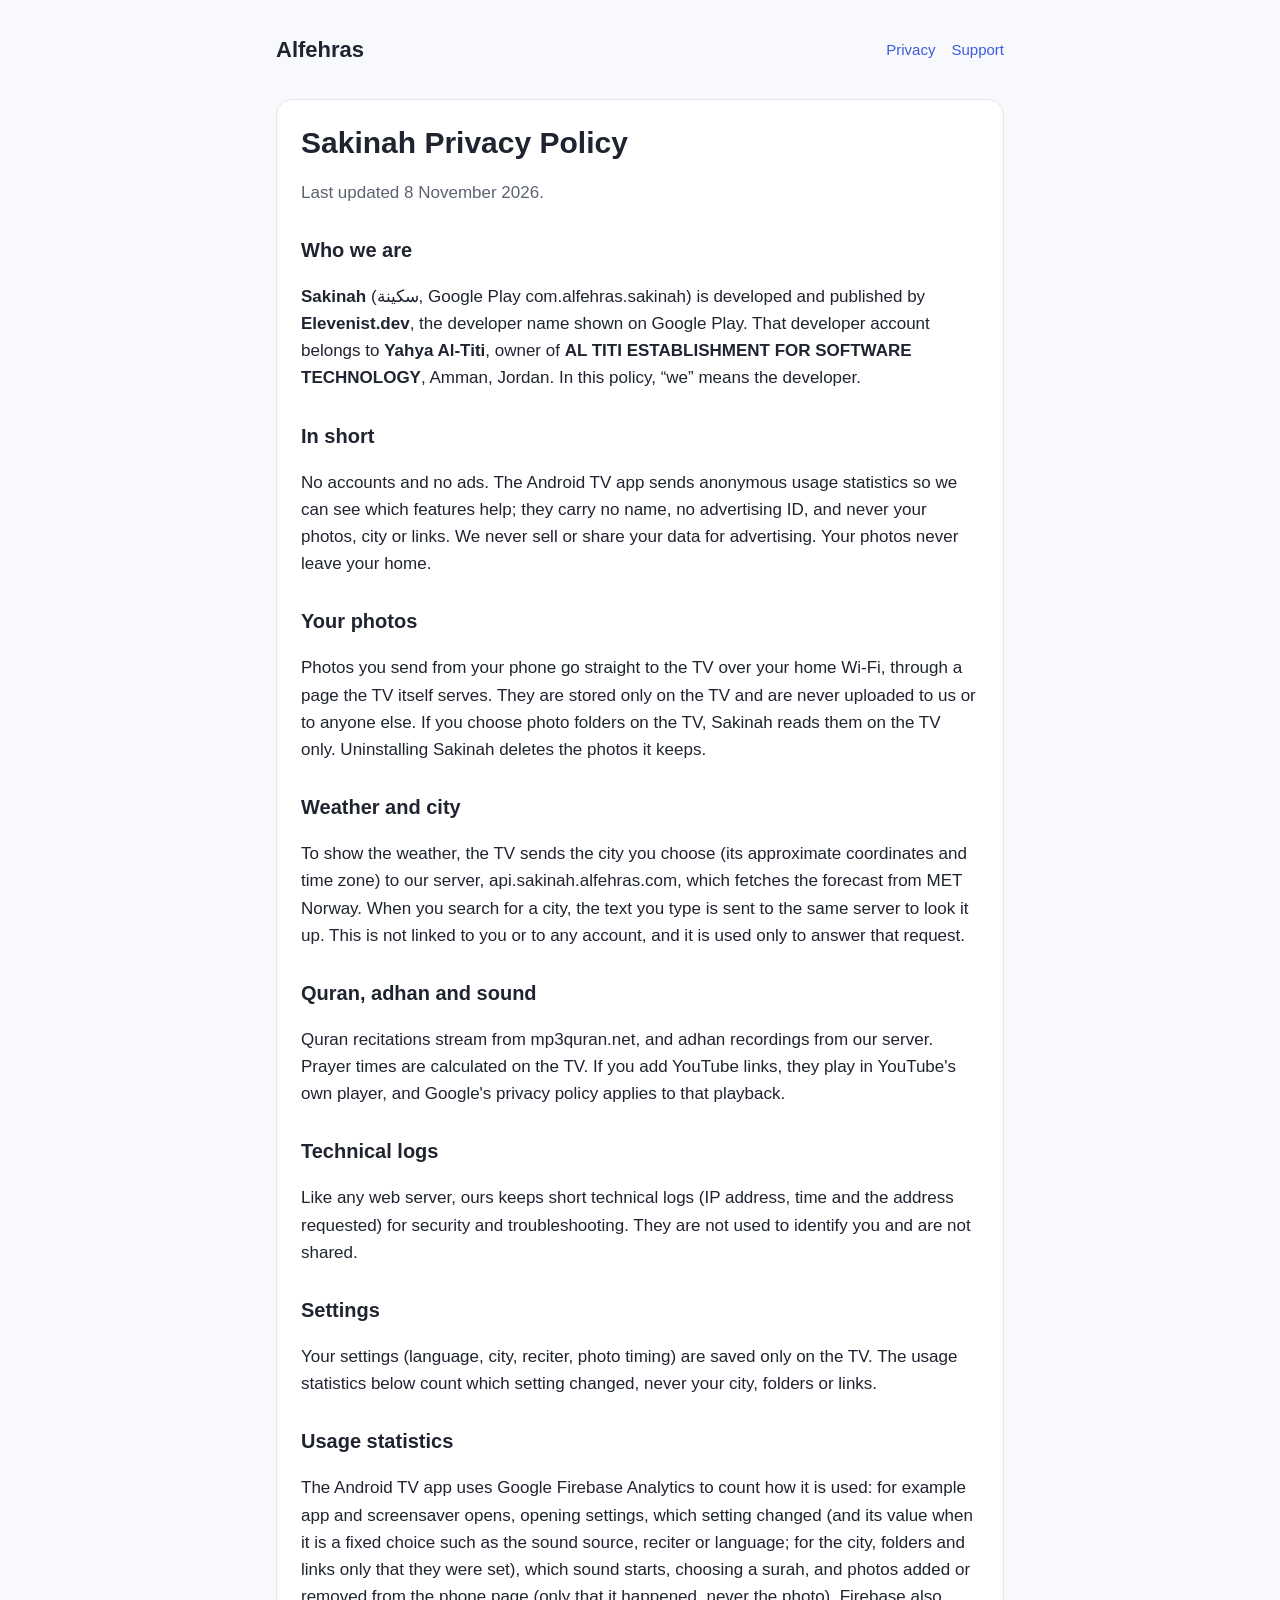
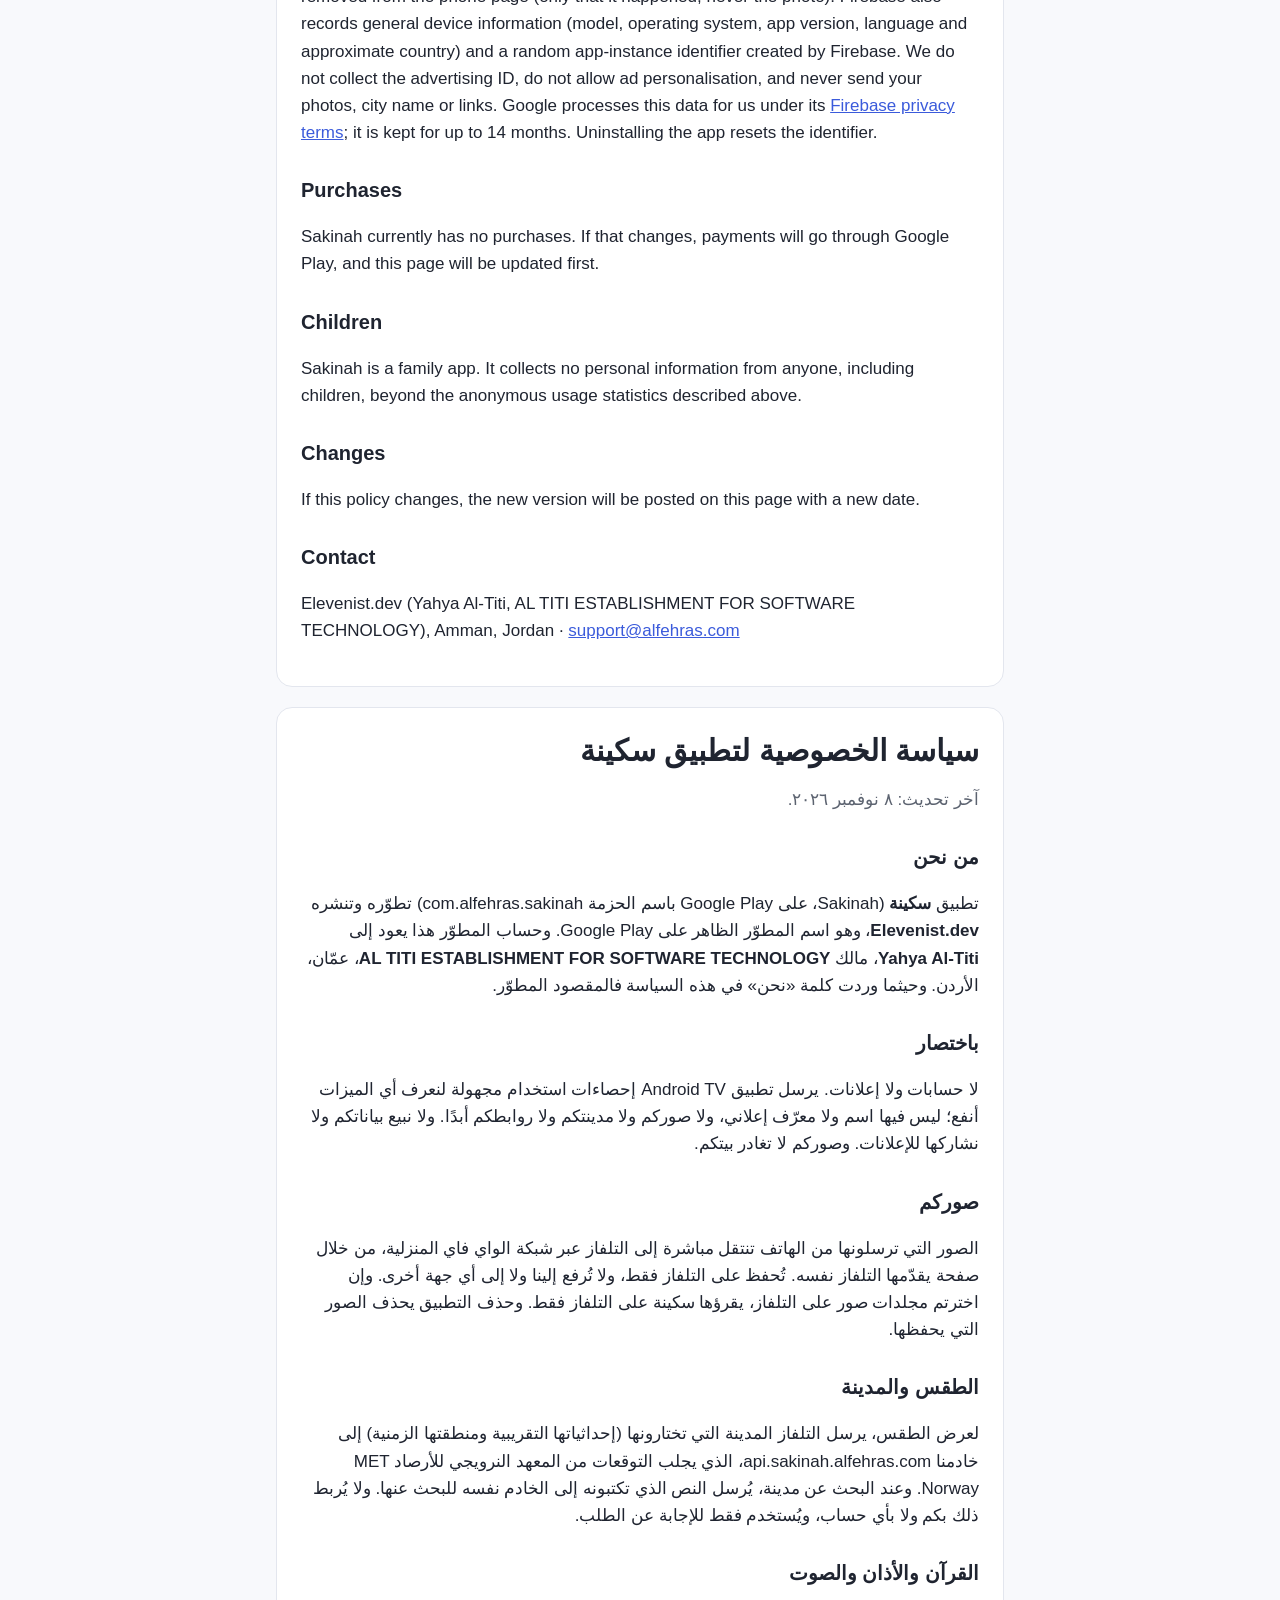
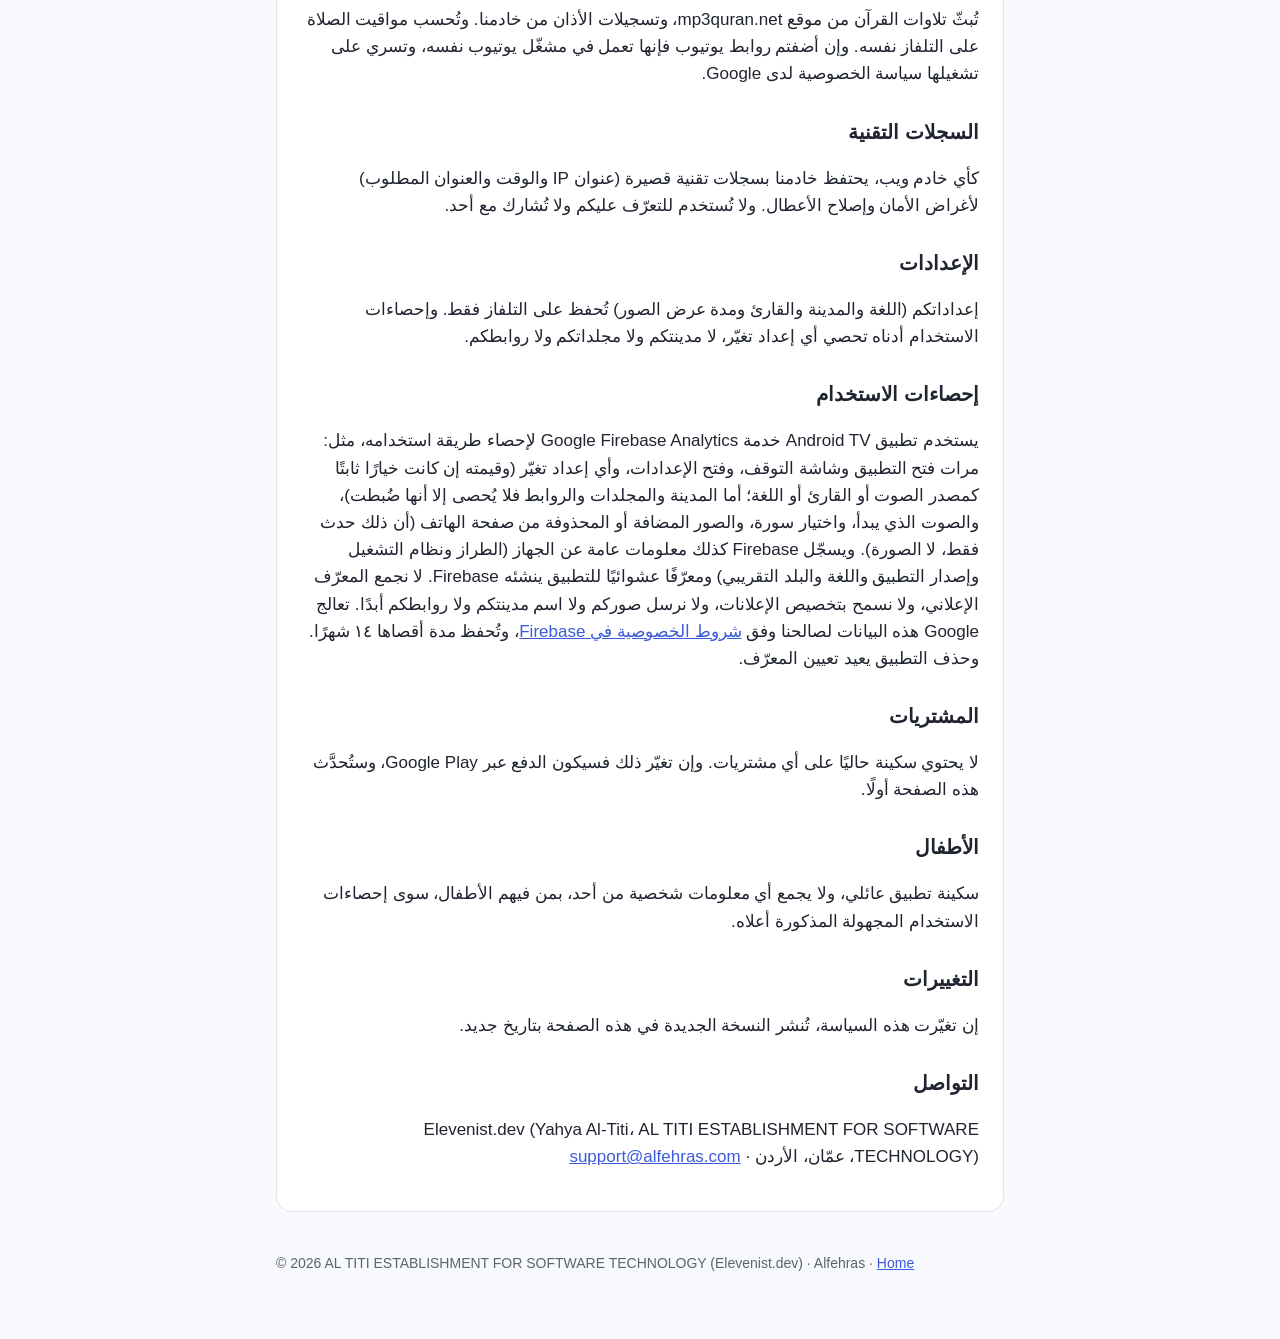
<file: sakinah/privacy/index.html>
<!doctype html>
<html lang="en">
<head>
<meta charset="utf-8">
<meta name="viewport" content="width=device-width, initial-scale=1">
<title>Sakinah Privacy Policy</title>
<meta name="description" content="Privacy policy for Sakinah (سكينة), the Quran and family photo frame app for TV by Elevenist.dev.">
<link rel="stylesheet" href="/style.css">
</head>
<body>
<main>
<header><a class="brand" href="/">Alfehras</a><nav><a href="/privacy/">Privacy</a><a href="/support/">Support</a></nav></header>

<section class="lang" lang="en">
<h1>Sakinah Privacy Policy</h1>
<p class="muted">Last updated 8 November 2026.</p>
<h2>Who we are</h2>
<p><strong>Sakinah</strong> (<span lang="ar" dir="rtl">سكينة</span>, Google Play com.alfehras.sakinah) is developed and published by <strong>Elevenist.dev</strong>, the developer name shown on Google Play. That developer account belongs to <strong>Yahya Al-Titi</strong>, owner of <strong>AL TITI ESTABLISHMENT FOR SOFTWARE TECHNOLOGY</strong>, Amman, Jordan. In this policy, “we” means the developer.</p>
<h2>In short</h2>
<p>No accounts and no ads. The Android TV app sends anonymous usage statistics so we can see which features help; they carry no name, no advertising ID, and never your photos, city or links. We never sell or share your data for advertising. Your photos never leave your home.</p>
<h2>Your photos</h2>
<p>Photos you send from your phone go straight to the TV over your home Wi-Fi, through a page the TV itself serves. They are stored only on the TV and are never uploaded to us or to anyone else. If you choose photo folders on the TV, Sakinah reads them on the TV only. Uninstalling Sakinah deletes the photos it keeps.</p>
<h2>Weather and city</h2>
<p>To show the weather, the TV sends the city you choose (its approximate coordinates and time zone) to our server, api.sakinah.alfehras.com, which fetches the forecast from MET Norway. When you search for a city, the text you type is sent to the same server to look it up. This is not linked to you or to any account, and it is used only to answer that request.</p>
<h2>Quran, adhan and sound</h2>
<p>Quran recitations stream from mp3quran.net, and adhan recordings from our server. Prayer times are calculated on the TV. If you add YouTube links, they play in YouTube's own player, and Google's privacy policy applies to that playback.</p>
<h2>Technical logs</h2>
<p>Like any web server, ours keeps short technical logs (IP address, time and the address requested) for security and troubleshooting. They are not used to identify you and are not shared.</p>
<h2>Settings</h2>
<p>Your settings (language, city, reciter, photo timing) are saved only on the TV. The usage statistics below count which setting changed, never your city, folders or links.</p>
<h2>Usage statistics</h2>
<p>The Android TV app uses Google Firebase Analytics to count how it is used: for example app and screensaver opens, opening settings, which setting changed (and its value when it is a fixed choice such as the sound source, reciter or language; for the city, folders and links only that they were set), which sound starts, choosing a surah, and photos added or removed from the phone page (only that it happened, never the photo). Firebase also records general device information (model, operating system, app version, language and approximate country) and a random app-instance identifier created by Firebase. We do not collect the advertising ID, do not allow ad personalisation, and never send your photos, city name or links. Google processes this data for us under its <a href="https://firebase.google.com/support/privacy">Firebase privacy terms</a>; it is kept for up to 14 months. Uninstalling the app resets the identifier.</p>
<h2>Purchases</h2>
<p>Sakinah currently has no purchases. If that changes, payments will go through Google Play, and this page will be updated first.</p>
<h2>Children</h2>
<p>Sakinah is a family app. It collects no personal information from anyone, including children, beyond the anonymous usage statistics described above.</p>
<h2>Changes</h2>
<p>If this policy changes, the new version will be posted on this page with a new date.</p>
<h2>Contact</h2>
<p>Elevenist.dev (Yahya Al-Titi, AL TITI ESTABLISHMENT FOR SOFTWARE TECHNOLOGY), Amman, Jordan · <a href="mailto:support@alfehras.com">support@alfehras.com</a></p>
</section>

<section class="lang" lang="ar" dir="rtl">
<h1>سياسة الخصوصية لتطبيق سكينة</h1>
<p class="muted">آخر تحديث: ٨ نوفمبر ٢٠٢٦.</p>
<h2>من نحن</h2>
<p>تطبيق <strong>سكينة</strong> (Sakinah، على Google Play باسم الحزمة com.alfehras.sakinah) تطوّره وتنشره <strong>Elevenist.dev</strong>، وهو اسم المطوّر الظاهر على Google Play. وحساب المطوّر هذا يعود إلى <strong>Yahya Al-Titi</strong>، مالك <strong>AL TITI ESTABLISHMENT FOR SOFTWARE TECHNOLOGY</strong>، عمّان، الأردن. وحيثما وردت كلمة «نحن» في هذه السياسة فالمقصود المطوّر.</p>
<h2>باختصار</h2>
<p>لا حسابات ولا إعلانات. يرسل تطبيق Android TV إحصاءات استخدام مجهولة لنعرف أي الميزات أنفع؛ ليس فيها اسم ولا معرّف إعلاني، ولا صوركم ولا مدينتكم ولا روابطكم أبدًا. ولا نبيع بياناتكم ولا نشاركها للإعلانات. وصوركم لا تغادر بيتكم.</p>
<h2>صوركم</h2>
<p>الصور التي ترسلونها من الهاتف تنتقل مباشرة إلى التلفاز عبر شبكة الواي فاي المنزلية، من خلال صفحة يقدّمها التلفاز نفسه. تُحفظ على التلفاز فقط، ولا تُرفع إلينا ولا إلى أي جهة أخرى. وإن اخترتم مجلدات صور على التلفاز، يقرؤها سكينة على التلفاز فقط. وحذف التطبيق يحذف الصور التي يحفظها.</p>
<h2>الطقس والمدينة</h2>
<p>لعرض الطقس، يرسل التلفاز المدينة التي تختارونها (إحداثياتها التقريبية ومنطقتها الزمنية) إلى خادمنا api.sakinah.alfehras.com، الذي يجلب التوقعات من المعهد النرويجي للأرصاد MET Norway. وعند البحث عن مدينة، يُرسل النص الذي تكتبونه إلى الخادم نفسه للبحث عنها. ولا يُربط ذلك بكم ولا بأي حساب، ويُستخدم فقط للإجابة عن الطلب.</p>
<h2>القرآن والأذان والصوت</h2>
<p>تُبثّ تلاوات القرآن من موقع mp3quran.net، وتسجيلات الأذان من خادمنا. وتُحسب مواقيت الصلاة على التلفاز نفسه. وإن أضفتم روابط يوتيوب فإنها تعمل في مشغّل يوتيوب نفسه، وتسري على تشغيلها سياسة الخصوصية لدى Google.</p>
<h2>السجلات التقنية</h2>
<p>كأي خادم ويب، يحتفظ خادمنا بسجلات تقنية قصيرة (عنوان IP والوقت والعنوان المطلوب) لأغراض الأمان وإصلاح الأعطال. ولا تُستخدم للتعرّف عليكم ولا تُشارك مع أحد.</p>
<h2>الإعدادات</h2>
<p>إعداداتكم (اللغة والمدينة والقارئ ومدة عرض الصور) تُحفظ على التلفاز فقط. وإحصاءات الاستخدام أدناه تحصي أي إعداد تغيّر، لا مدينتكم ولا مجلداتكم ولا روابطكم.</p>
<h2>إحصاءات الاستخدام</h2>
<p>يستخدم تطبيق Android TV خدمة Google Firebase Analytics لإحصاء طريقة استخدامه، مثل: مرات فتح التطبيق وشاشة التوقف، وفتح الإعدادات، وأي إعداد تغيّر (وقيمته إن كانت خيارًا ثابتًا كمصدر الصوت أو القارئ أو اللغة؛ أما المدينة والمجلدات والروابط فلا يُحصى إلا أنها ضُبطت)، والصوت الذي يبدأ، واختيار سورة، والصور المضافة أو المحذوفة من صفحة الهاتف (أن ذلك حدث فقط، لا الصورة). ويسجّل Firebase كذلك معلومات عامة عن الجهاز (الطراز ونظام التشغيل وإصدار التطبيق واللغة والبلد التقريبي) ومعرّفًا عشوائيًا للتطبيق ينشئه Firebase. لا نجمع المعرّف الإعلاني، ولا نسمح بتخصيص الإعلانات، ولا نرسل صوركم ولا اسم مدينتكم ولا روابطكم أبدًا. تعالج Google هذه البيانات لصالحنا وفق <a href="https://firebase.google.com/support/privacy">شروط الخصوصية في Firebase</a>، وتُحفظ مدة أقصاها ١٤ شهرًا. وحذف التطبيق يعيد تعيين المعرّف.</p>
<h2>المشتريات</h2>
<p>لا يحتوي سكينة حاليًا على أي مشتريات. وإن تغيّر ذلك فسيكون الدفع عبر Google Play، وستُحدَّث هذه الصفحة أولًا.</p>
<h2>الأطفال</h2>
<p>سكينة تطبيق عائلي، ولا يجمع أي معلومات شخصية من أحد، بمن فيهم الأطفال، سوى إحصاءات الاستخدام المجهولة المذكورة أعلاه.</p>
<h2>التغييرات</h2>
<p>إن تغيّرت هذه السياسة، تُنشر النسخة الجديدة في هذه الصفحة بتاريخ جديد.</p>
<h2>التواصل</h2>
<p>Elevenist.dev (Yahya Al-Titi، AL TITI ESTABLISHMENT FOR SOFTWARE TECHNOLOGY)، عمّان، الأردن · <a href="mailto:support@alfehras.com">support@alfehras.com</a></p>
</section>
<footer>© 2026 AL TITI ESTABLISHMENT FOR SOFTWARE TECHNOLOGY (Elevenist.dev) · Alfehras · <a href="/">Home</a></footer>
</main>
</body>
</html>
</file>
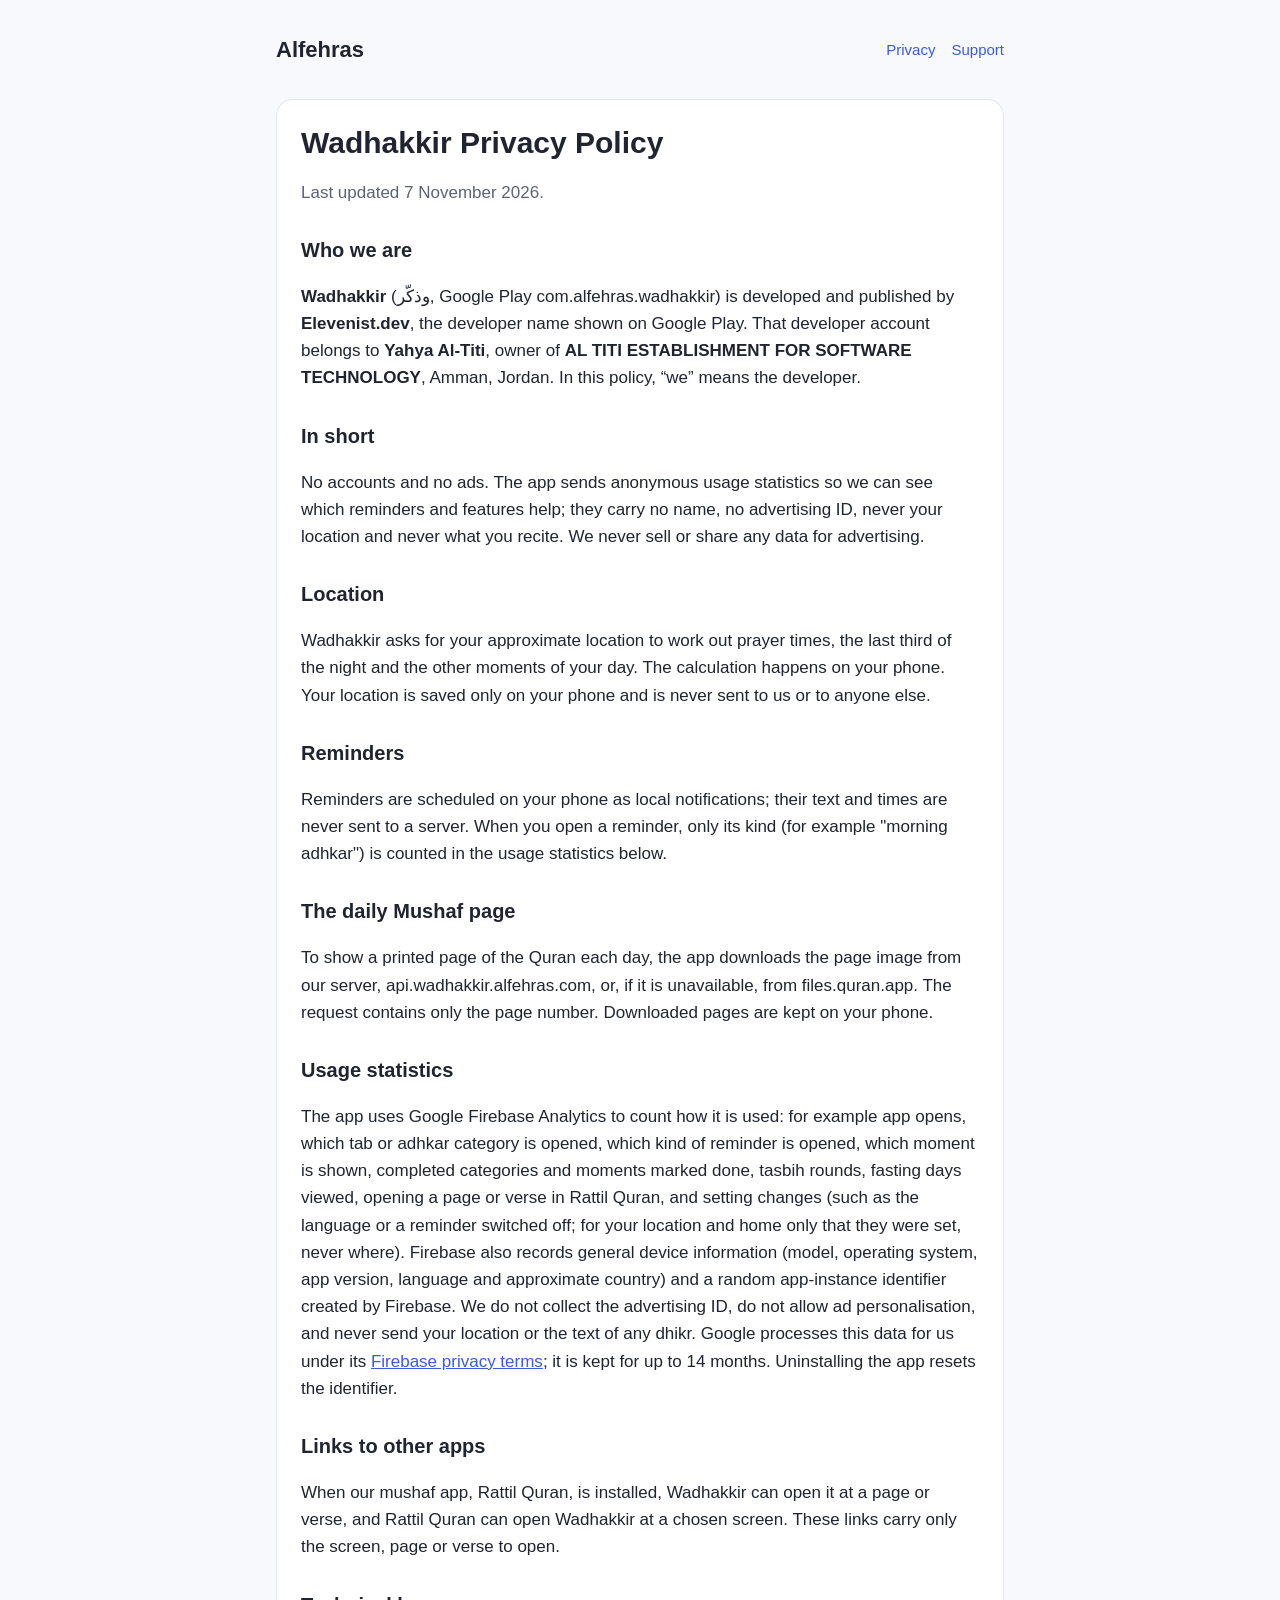
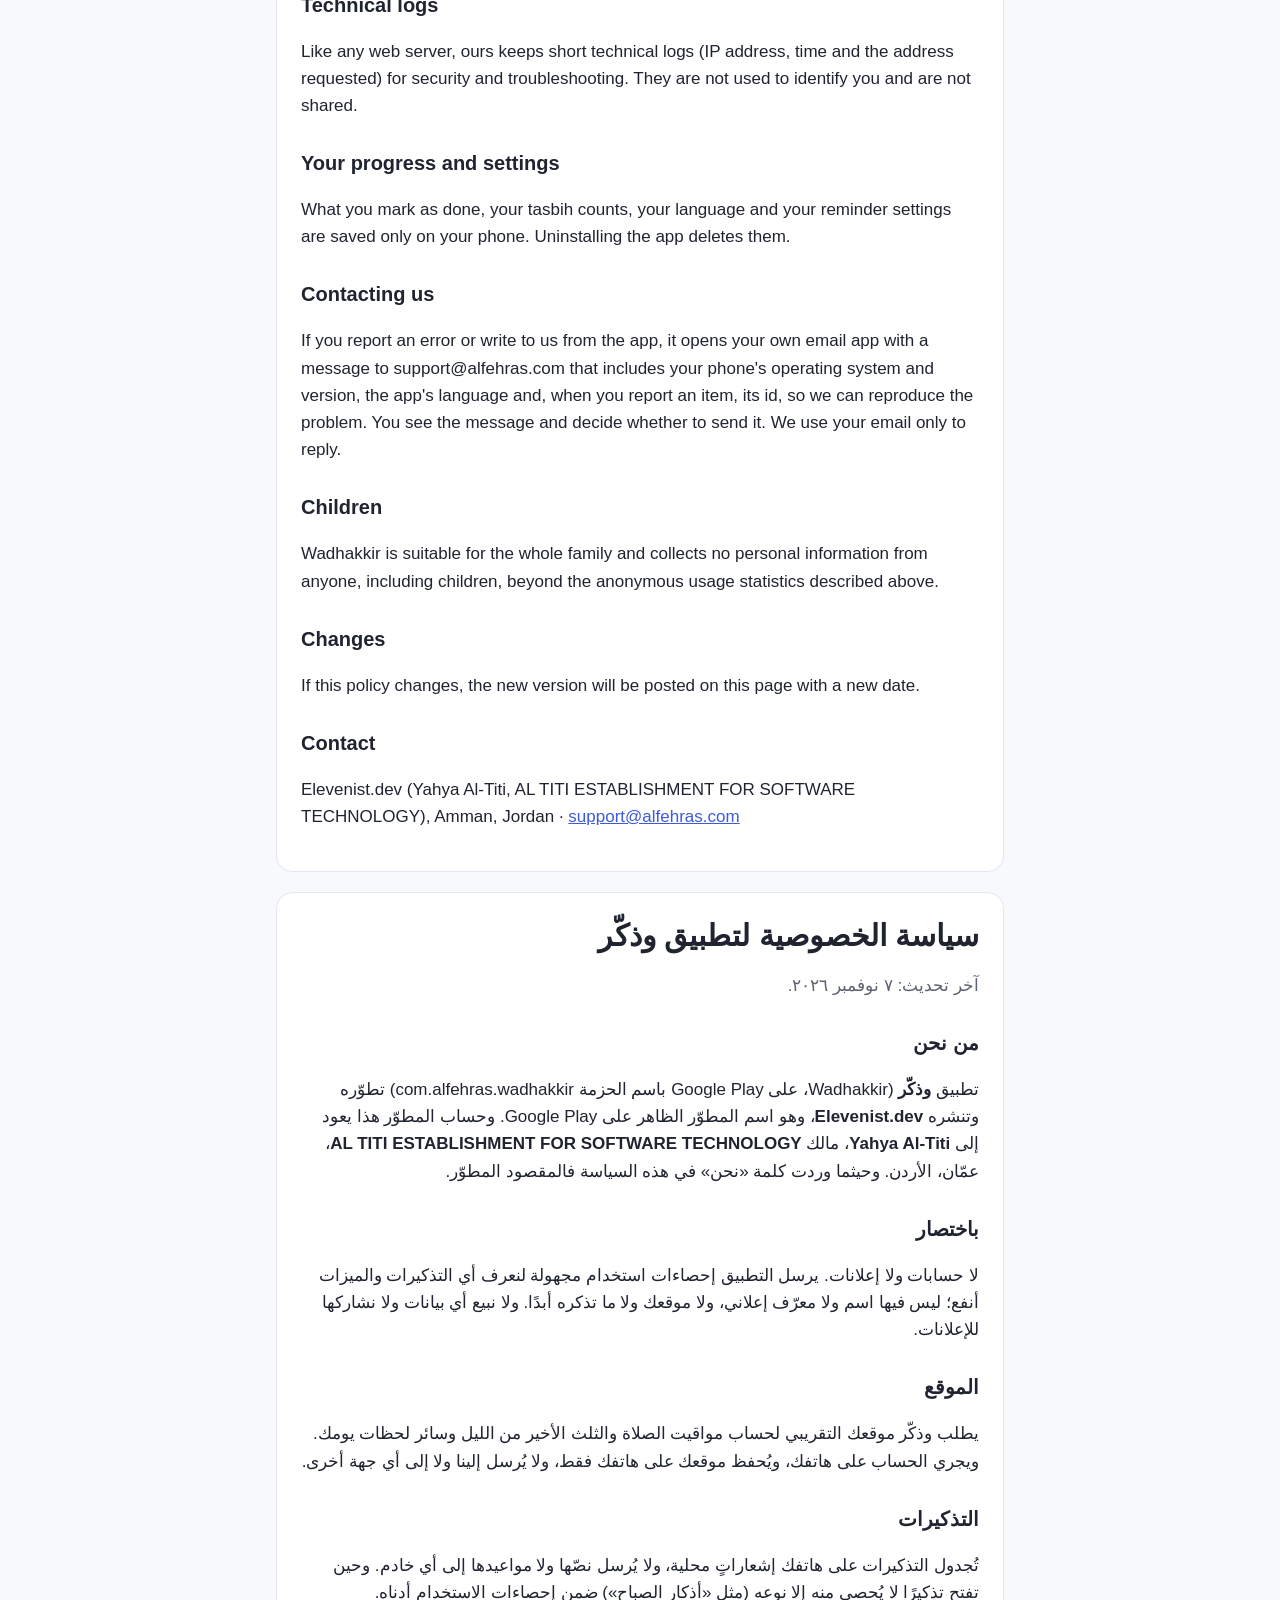
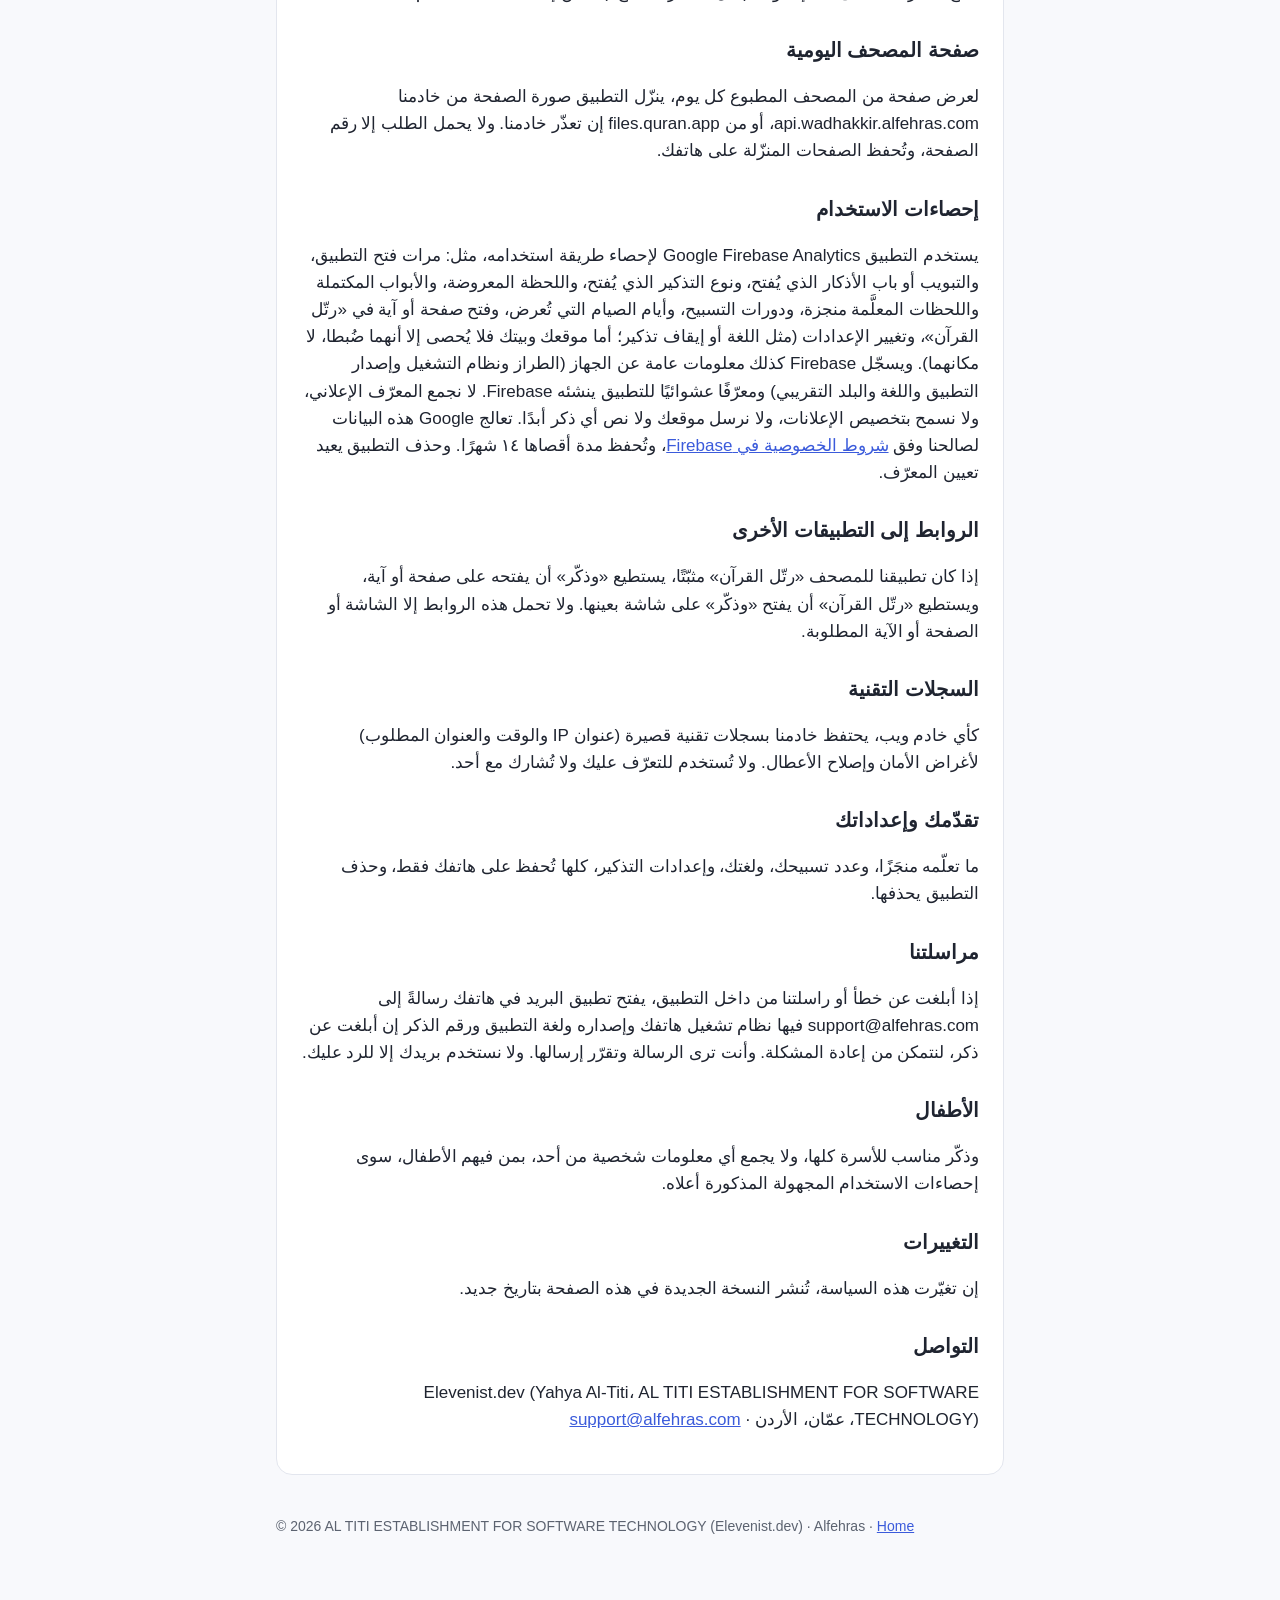
<file: wadhakkir/privacy/index.html>
<!doctype html>
<html lang="en">
<head>
<meta charset="utf-8">
<meta name="viewport" content="width=device-width, initial-scale=1">
<title>Wadhakkir Privacy Policy</title>
<meta name="description" content="Privacy policy for Wadhakkir (وذكّر), the adhkar and duas app by Elevenist.dev.">
<link rel="stylesheet" href="/style.css">
</head>
<body>
<main>
<header><a class="brand" href="/">Alfehras</a><nav><a href="/privacy/">Privacy</a><a href="/support/">Support</a></nav></header>

<section class="lang" lang="en">
<h1>Wadhakkir Privacy Policy</h1>
<p class="muted">Last updated 7 November 2026.</p>
<h2>Who we are</h2>
<p><strong>Wadhakkir</strong> (<span lang="ar" dir="rtl">وذكّر</span>, Google Play com.alfehras.wadhakkir) is developed and published by <strong>Elevenist.dev</strong>, the developer name shown on Google Play. That developer account belongs to <strong>Yahya Al-Titi</strong>, owner of <strong>AL TITI ESTABLISHMENT FOR SOFTWARE TECHNOLOGY</strong>, Amman, Jordan. In this policy, “we” means the developer.</p>
<h2>In short</h2>
<p>No accounts and no ads. The app sends anonymous usage statistics so we can see which reminders and features help; they carry no name, no advertising ID, never your location and never what you recite. We never sell or share any data for advertising.</p>
<h2>Location</h2>
<p>Wadhakkir asks for your approximate location to work out prayer times, the last third of the night and the other moments of your day. The calculation happens on your phone. Your location is saved only on your phone and is never sent to us or to anyone else.</p>
<h2>Reminders</h2>
<p>Reminders are scheduled on your phone as local notifications; their text and times are never sent to a server. When you open a reminder, only its kind (for example "morning adhkar") is counted in the usage statistics below.</p>
<h2>The daily Mushaf page</h2>
<p>To show a printed page of the Quran each day, the app downloads the page image from our server, api.wadhakkir.alfehras.com, or, if it is unavailable, from files.quran.app. The request contains only the page number. Downloaded pages are kept on your phone.</p>
<h2>Usage statistics</h2>
<p>The app uses Google Firebase Analytics to count how it is used: for example app opens, which tab or adhkar category is opened, which kind of reminder is opened, which moment is shown, completed categories and moments marked done, tasbih rounds, fasting days viewed, opening a page or verse in Rattil Quran, and setting changes (such as the language or a reminder switched off; for your location and home only that they were set, never where). Firebase also records general device information (model, operating system, app version, language and approximate country) and a random app-instance identifier created by Firebase. We do not collect the advertising ID, do not allow ad personalisation, and never send your location or the text of any dhikr. Google processes this data for us under its <a href="https://firebase.google.com/support/privacy">Firebase privacy terms</a>; it is kept for up to 14 months. Uninstalling the app resets the identifier.</p>
<h2>Links to other apps</h2>
<p>When our mushaf app, Rattil Quran, is installed, Wadhakkir can open it at a page or verse, and Rattil Quran can open Wadhakkir at a chosen screen. These links carry only the screen, page or verse to open.</p>
<h2>Technical logs</h2>
<p>Like any web server, ours keeps short technical logs (IP address, time and the address requested) for security and troubleshooting. They are not used to identify you and are not shared.</p>
<h2>Your progress and settings</h2>
<p>What you mark as done, your tasbih counts, your language and your reminder settings are saved only on your phone. Uninstalling the app deletes them.</p>
<h2>Contacting us</h2>
<p>If you report an error or write to us from the app, it opens your own email app with a message to support@alfehras.com that includes your phone's operating system and version, the app's language and, when you report an item, its id, so we can reproduce the problem. You see the message and decide whether to send it. We use your email only to reply.</p>
<h2>Children</h2>
<p>Wadhakkir is suitable for the whole family and collects no personal information from anyone, including children, beyond the anonymous usage statistics described above.</p>
<h2>Changes</h2>
<p>If this policy changes, the new version will be posted on this page with a new date.</p>
<h2>Contact</h2>
<p>Elevenist.dev (Yahya Al-Titi, AL TITI ESTABLISHMENT FOR SOFTWARE TECHNOLOGY), Amman, Jordan · <a href="mailto:support@alfehras.com">support@alfehras.com</a></p>
</section>

<section class="lang" lang="ar" dir="rtl">
<h1>سياسة الخصوصية لتطبيق وذكّر</h1>
<p class="muted">آخر تحديث: ٧ نوفمبر ٢٠٢٦.</p>
<h2>من نحن</h2>
<p>تطبيق <strong>وذكّر</strong> (Wadhakkir، على Google Play باسم الحزمة com.alfehras.wadhakkir) تطوّره وتنشره <strong>Elevenist.dev</strong>، وهو اسم المطوّر الظاهر على Google Play. وحساب المطوّر هذا يعود إلى <strong>Yahya Al-Titi</strong>، مالك <strong>AL TITI ESTABLISHMENT FOR SOFTWARE TECHNOLOGY</strong>، عمّان، الأردن. وحيثما وردت كلمة «نحن» في هذه السياسة فالمقصود المطوّر.</p>
<h2>باختصار</h2>
<p>لا حسابات ولا إعلانات. يرسل التطبيق إحصاءات استخدام مجهولة لنعرف أي التذكيرات والميزات أنفع؛ ليس فيها اسم ولا معرّف إعلاني، ولا موقعك ولا ما تذكره أبدًا. ولا نبيع أي بيانات ولا نشاركها للإعلانات.</p>
<h2>الموقع</h2>
<p>يطلب وذكّر موقعك التقريبي لحساب مواقيت الصلاة والثلث الأخير من الليل وسائر لحظات يومك. ويجري الحساب على هاتفك، ويُحفظ موقعك على هاتفك فقط، ولا يُرسل إلينا ولا إلى أي جهة أخرى.</p>
<h2>التذكيرات</h2>
<p>تُجدول التذكيرات على هاتفك إشعاراتٍ محلية، ولا يُرسل نصّها ولا مواعيدها إلى أي خادم. وحين تفتح تذكيرًا لا يُحصى منه إلا نوعه (مثل «أذكار الصباح») ضمن إحصاءات الاستخدام أدناه.</p>
<h2>صفحة المصحف اليومية</h2>
<p>لعرض صفحة من المصحف المطبوع كل يوم، ينزّل التطبيق صورة الصفحة من خادمنا api.wadhakkir.alfehras.com، أو من files.quran.app إن تعذّر خادمنا. ولا يحمل الطلب إلا رقم الصفحة، وتُحفظ الصفحات المنزّلة على هاتفك.</p>
<h2>إحصاءات الاستخدام</h2>
<p>يستخدم التطبيق Google Firebase Analytics لإحصاء طريقة استخدامه، مثل: مرات فتح التطبيق، والتبويب أو باب الأذكار الذي يُفتح، ونوع التذكير الذي يُفتح، واللحظة المعروضة، والأبواب المكتملة واللحظات المعلَّمة منجزة، ودورات التسبيح، وأيام الصيام التي تُعرض، وفتح صفحة أو آية في «رتّل القرآن»، وتغيير الإعدادات (مثل اللغة أو إيقاف تذكير؛ أما موقعك وبيتك فلا يُحصى إلا أنهما ضُبطا، لا مكانهما). ويسجّل Firebase كذلك معلومات عامة عن الجهاز (الطراز ونظام التشغيل وإصدار التطبيق واللغة والبلد التقريبي) ومعرّفًا عشوائيًا للتطبيق ينشئه Firebase. لا نجمع المعرّف الإعلاني، ولا نسمح بتخصيص الإعلانات، ولا نرسل موقعك ولا نص أي ذكر أبدًا. تعالج Google هذه البيانات لصالحنا وفق <a href="https://firebase.google.com/support/privacy">شروط الخصوصية في Firebase</a>، وتُحفظ مدة أقصاها ١٤ شهرًا. وحذف التطبيق يعيد تعيين المعرّف.</p>
<h2>الروابط إلى التطبيقات الأخرى</h2>
<p>إذا كان تطبيقنا للمصحف «رتّل القرآن» مثبّتًا، يستطيع «وذكّر» أن يفتحه على صفحة أو آية، ويستطيع «رتّل القرآن» أن يفتح «وذكّر» على شاشة بعينها. ولا تحمل هذه الروابط إلا الشاشة أو الصفحة أو الآية المطلوبة.</p>
<h2>السجلات التقنية</h2>
<p>كأي خادم ويب، يحتفظ خادمنا بسجلات تقنية قصيرة (عنوان IP والوقت والعنوان المطلوب) لأغراض الأمان وإصلاح الأعطال. ولا تُستخدم للتعرّف عليك ولا تُشارك مع أحد.</p>
<h2>تقدّمك وإعداداتك</h2>
<p>ما تعلّمه منجَزًا، وعدد تسبيحك، ولغتك، وإعدادات التذكير، كلها تُحفظ على هاتفك فقط، وحذف التطبيق يحذفها.</p>
<h2>مراسلتنا</h2>
<p>إذا أبلغت عن خطأ أو راسلتنا من داخل التطبيق، يفتح تطبيق البريد في هاتفك رسالةً إلى support@alfehras.com فيها نظام تشغيل هاتفك وإصداره ولغة التطبيق ورقم الذكر إن أبلغت عن ذكر، لنتمكن من إعادة المشكلة. وأنت ترى الرسالة وتقرّر إرسالها. ولا نستخدم بريدك إلا للرد عليك.</p>
<h2>الأطفال</h2>
<p>وذكّر مناسب للأسرة كلها، ولا يجمع أي معلومات شخصية من أحد، بمن فيهم الأطفال، سوى إحصاءات الاستخدام المجهولة المذكورة أعلاه.</p>
<h2>التغييرات</h2>
<p>إن تغيّرت هذه السياسة، تُنشر النسخة الجديدة في هذه الصفحة بتاريخ جديد.</p>
<h2>التواصل</h2>
<p>Elevenist.dev (Yahya Al-Titi، AL TITI ESTABLISHMENT FOR SOFTWARE TECHNOLOGY)، عمّان، الأردن · <a href="mailto:support@alfehras.com">support@alfehras.com</a></p>
</section>
<footer>© 2026 AL TITI ESTABLISHMENT FOR SOFTWARE TECHNOLOGY (Elevenist.dev) · Alfehras · <a href="/">Home</a></footer>
</main>
</body>
</html>
</file>
<file: style.css>
:root { --blue: #3b5bdb; --ink: #1f2430; --muted: #5c6370; --soft: #e7ecff; --bg: #f8f9fc; --card: #fff; --line: #e3e6ee; }
@media (prefers-color-scheme: dark) {
  :root { --ink: #eef0f6; --muted: #a3a9b6; --soft: #26305a; --bg: #12151d; --card: #1b1f2a; --line: #2c3240; --blue: #7d96f0; }
}
* { box-sizing: border-box; }
body { margin: 0; background: var(--bg); color: var(--ink); font: 17px/1.6 -apple-system, "Segoe UI", Roboto, Arial, sans-serif; }
main { max-width: 760px; margin: 0 auto; padding: 32px 16px 64px; }
header { display: flex; align-items: center; justify-content: space-between; gap: 12px; margin-bottom: 32px; }
header a.brand { color: var(--ink); text-decoration: none; font-weight: 700; font-size: 22px; }
nav a { color: var(--blue); text-decoration: none; margin-inline-start: 16px; font-size: 15px; }
h1 { font-size: 30px; line-height: 1.25; margin: 0 0 8px; }
h2 { font-size: 20px; margin: 28px 0 8px; }
p, li { color: var(--ink); }
.muted { color: var(--muted); }
.lang { background: var(--card); border: 1px solid var(--line); border-radius: 16px; padding: 24px; margin: 20px 0; }
.lang[dir="rtl"] { font-family: -apple-system, "Geeza Pro", Tahoma, Arial, sans-serif; }
.apps { display: grid; gap: 12px; padding: 0; list-style: none; }
.apps li { display: flex; align-items: center; gap: 14px; background: var(--card); border: 1px solid var(--line); border-radius: 14px; padding: 14px; }
.apps .glyph { flex: none; width: 52px; height: 52px; border-radius: 12px; background: var(--soft); color: var(--blue); display: grid; place-items: center; font-size: 28px; font-weight: 700; }
.apps .soon { color: var(--muted); font-size: 14px; }
a { color: var(--blue); }
footer { margin-top: 40px; color: var(--muted); font-size: 14px; }
</file>
